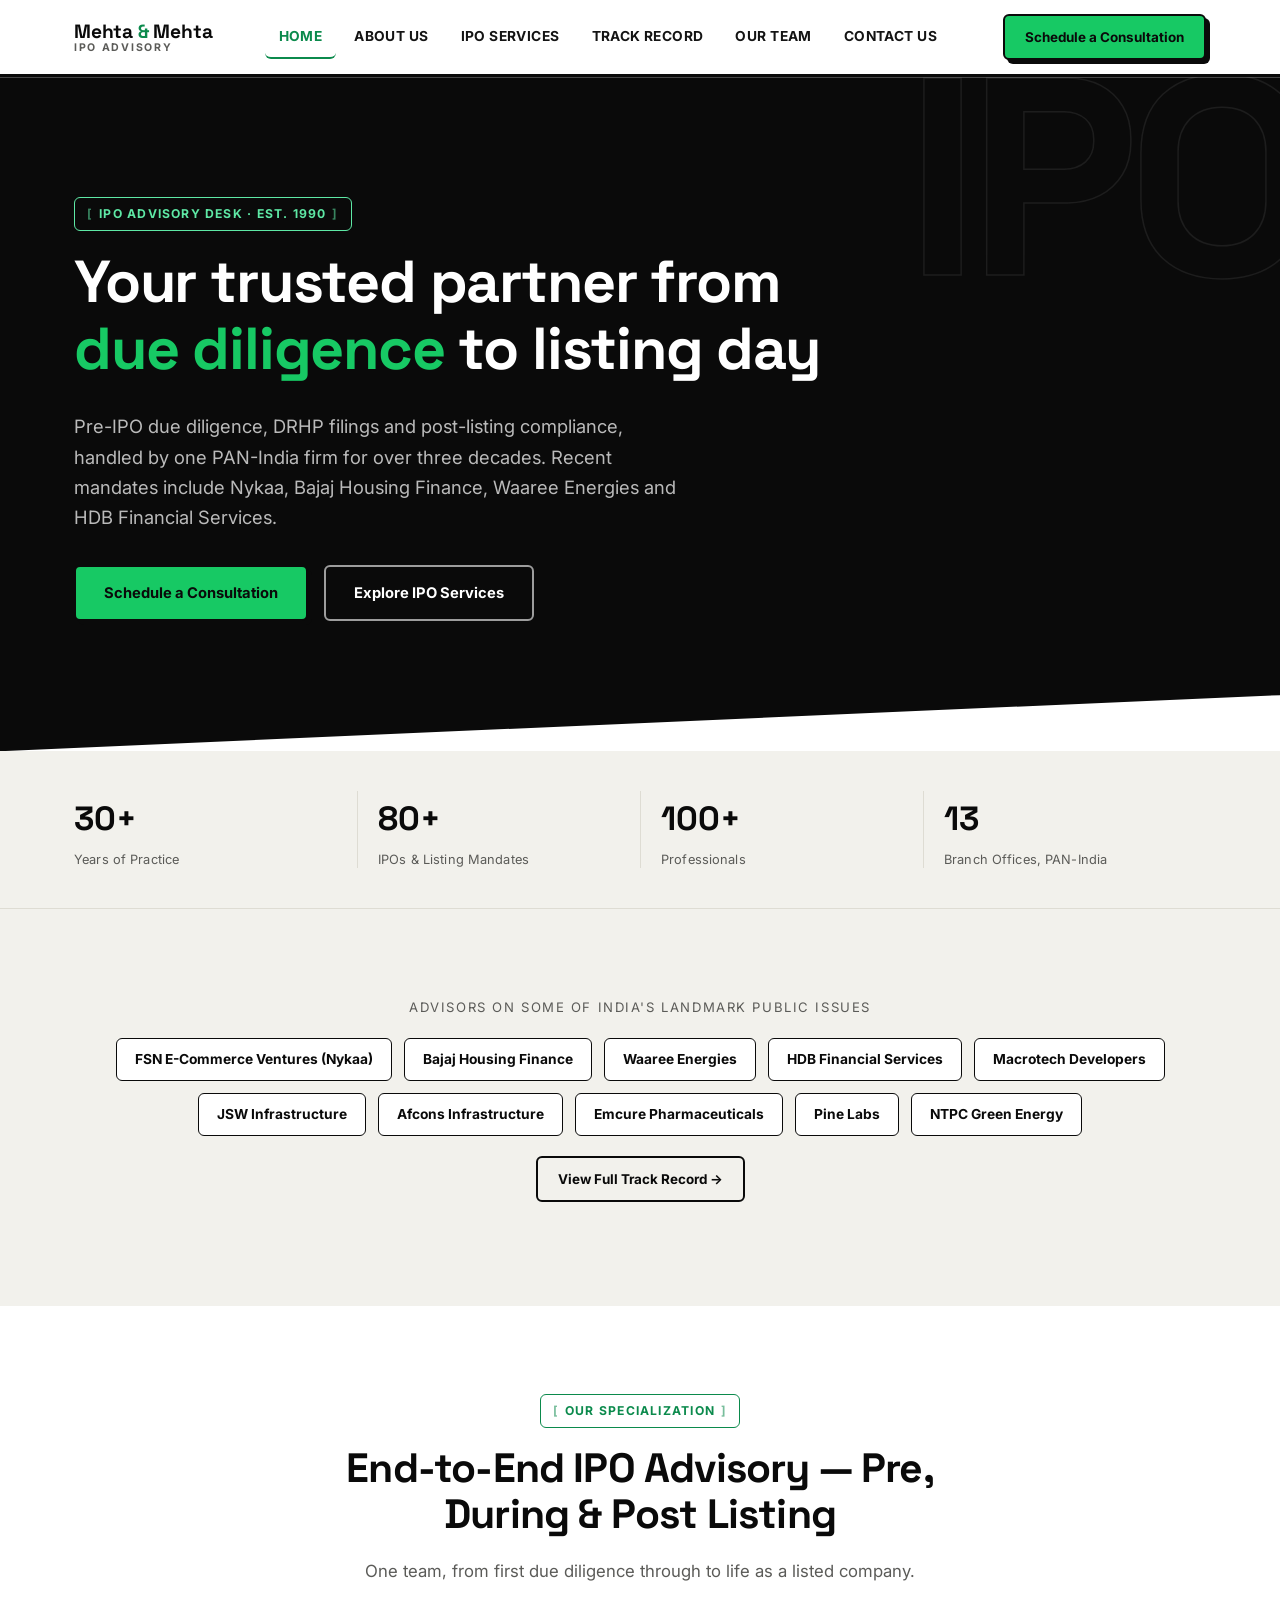
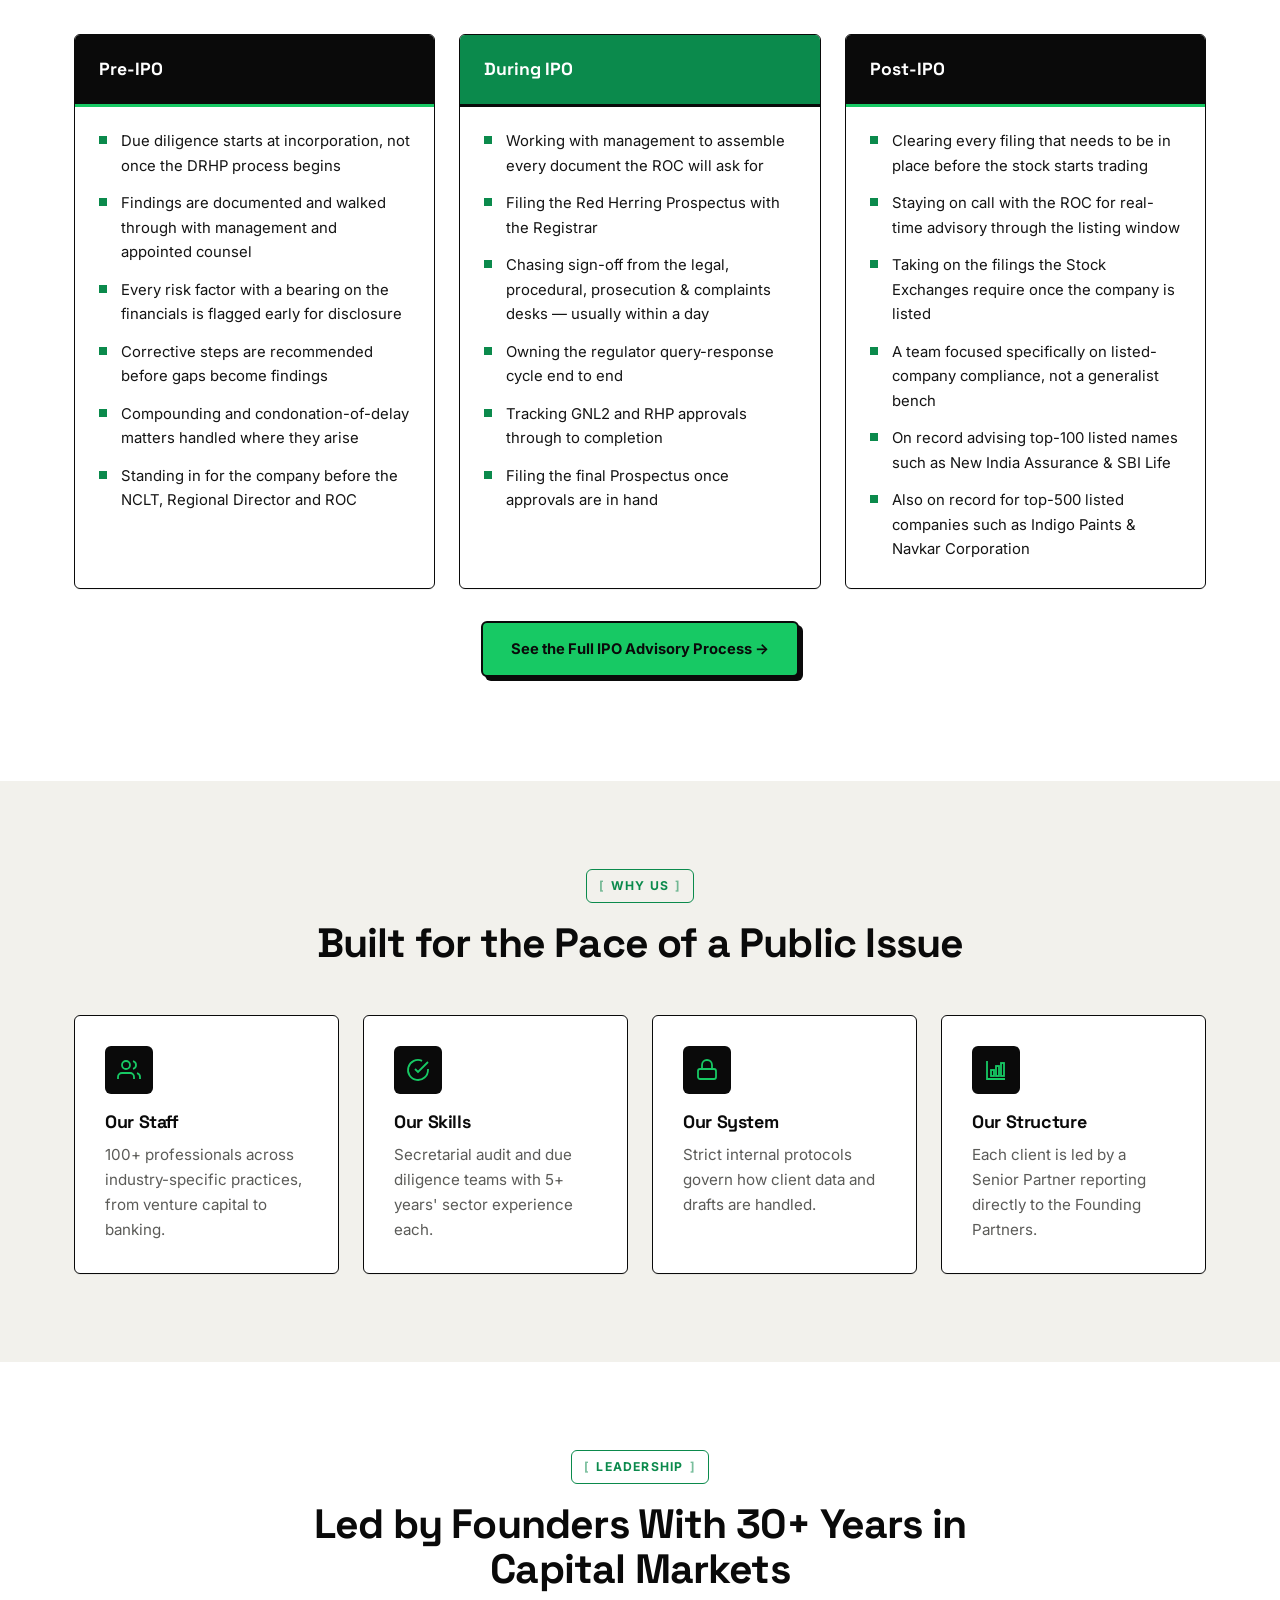
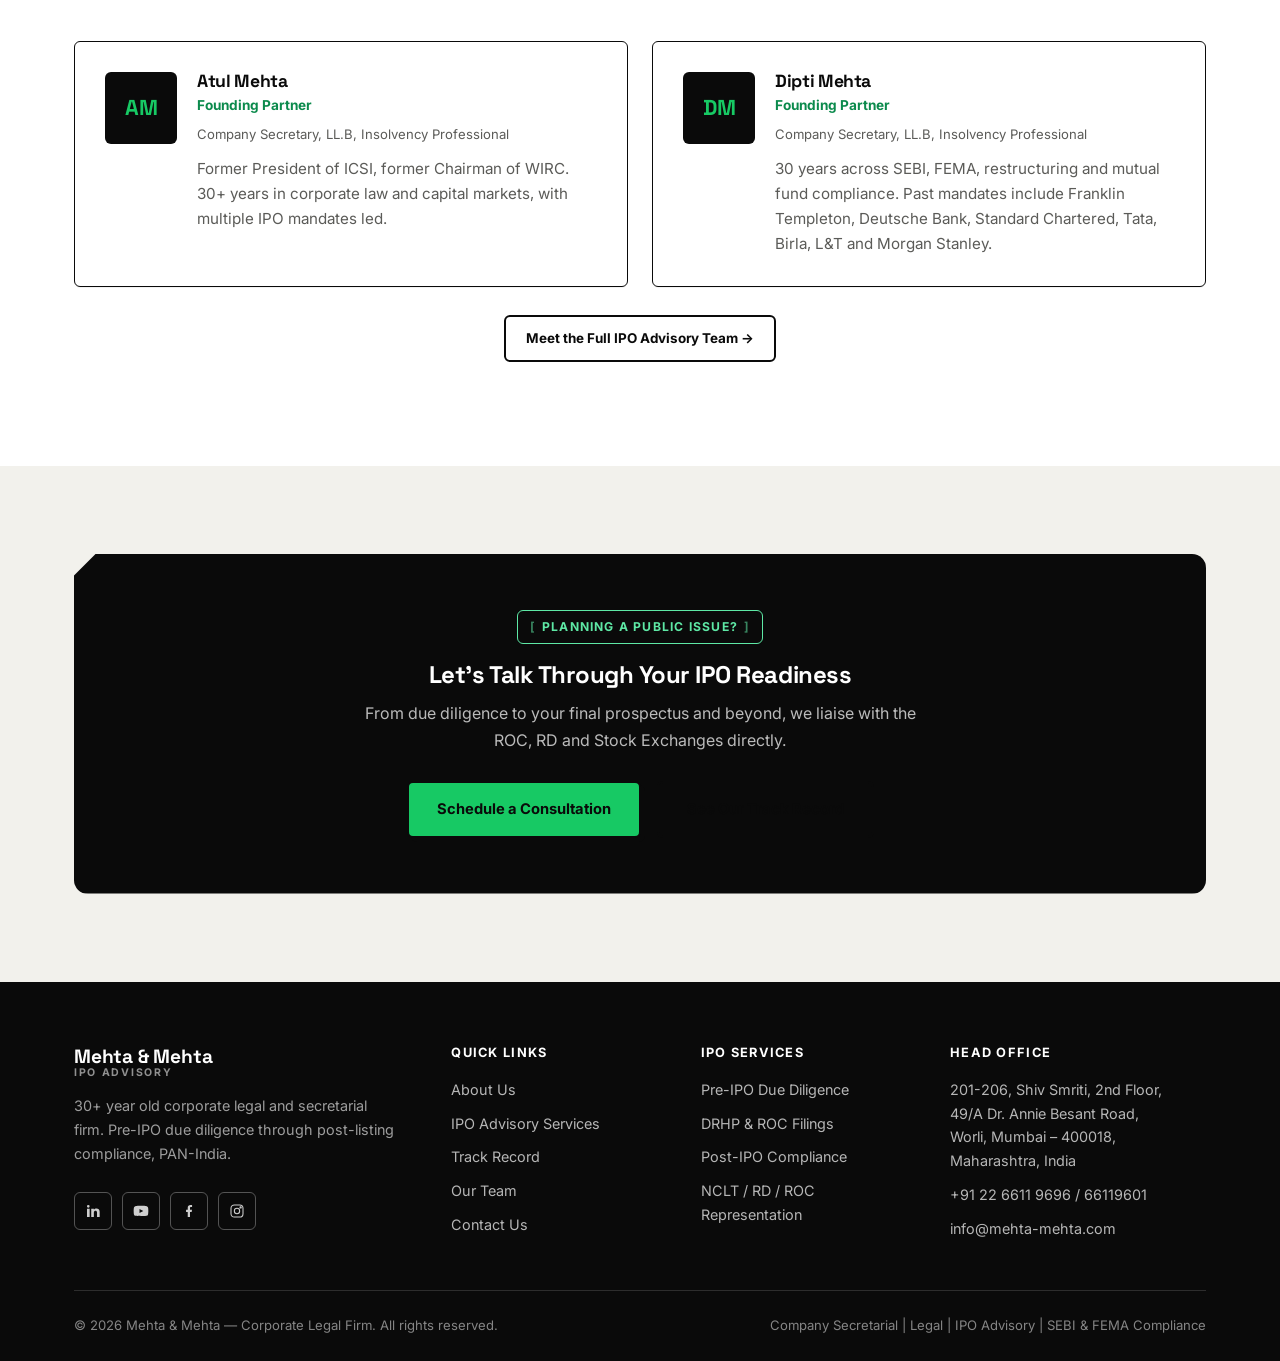
<file: index.html>
<!DOCTYPE html>
<html lang="en">
<head>
<meta charset="UTF-8">
<meta name="viewport" content="width=device-width, initial-scale=1.0">
<title>M&amp;M IPO Advisory | Mehta &amp; Mehta — Corporate Legal Firm</title>
<meta name="description" content="Mehta & Mehta's IPO Advisory desk — Pre-IPO due diligence, DRHP & ROC filings, and post-listing compliance. 30+ years, advisors on 80+ IPOs and listings including Nykaa, Bajaj Housing Finance, Waaree Energies and HDB Financial Services.">
<link rel="icon" href="favicon.svg" type="image/svg+xml">
<link rel="icon" href="favicon-32.png" sizes="32x32" type="image/png">
<link rel="icon" href="favicon-16.png" sizes="16x16" type="image/png">
<link rel="apple-touch-icon" href="apple-touch-icon.png">
<link rel="preconnect" href="https://fonts.googleapis.com">
<link rel="preconnect" href="https://fonts.gstatic.com" crossorigin>
<link href="https://fonts.googleapis.com/css2?family=Space+Grotesk:wght@500;600;700&family=Inter:wght@300;400;500;600;700&display=swap" rel="stylesheet">
<link rel="stylesheet" href="css/style.css">
</head>
<body>

<header class="main-header">
  <div class="nav-wrap">
    <a class="brand" href="index.html">
      <div class="brand-text">
        <span class="name">Mehta <span class="amp">&amp;</span> Mehta</span>
        <span class="tag">IPO Advisory</span>
      </div>
    </a>
    <nav class="nav-links" id="navLinks">
      <a href="index.html" data-page="index.html">Home</a>
      <a href="about.html" data-page="about.html">About Us</a>
      <a href="services.html" data-page="services.html">IPO Services</a>
      <a href="track-record.html" data-page="track-record.html">Track Record</a>
      <a href="team.html" data-page="team.html">Our Team</a>
      <a href="contact.html" data-page="contact.html">Contact Us</a>
      <a class="btn btn-gold btn-sm" href="contact.html">Schedule a Consultation</a>
    </nav>
    <div class="nav-actions">
      <a class="btn btn-gold btn-sm" href="contact.html">Schedule a Consultation</a>
      <button class="nav-toggle" id="navToggle" aria-label="Toggle menu">
        <svg viewBox="0 0 24 24" fill="none" stroke="currentColor" stroke-width="2"><line x1="3" y1="6" x2="21" y2="6"/><line x1="3" y1="12" x2="21" y2="12"/><line x1="3" y1="18" x2="21" y2="18"/></svg>
      </button>
    </div>
  </div>
</header>

<section class="hero">
  <div class="hero-decor">IPO</div>
  <div class="container hero-content">
    <span class="eyebrow eyebrow-light">IPO Advisory Desk · Est. 1990</span>
    <h1>Your trusted partner from <span class="accent-text">due diligence</span> to listing day</h1>
    <p class="lead">Pre-IPO due diligence, DRHP filings and post-listing compliance, handled by one PAN-India firm for over three decades. Recent mandates include Nykaa, Bajaj Housing Finance, Waaree Energies and HDB Financial Services.</p>
    <div class="hero-actions">
      <a class="btn btn-gold" href="contact.html">Schedule a Consultation</a>
      <a class="btn btn-outline-light" href="services.html">Explore IPO Services</a>
    </div>
  </div>
</section>
<div class="stats-bar">
  <div class="container stats-bar-inner">
    <div><span class="stat-num">30+</span><span class="stat-label">Years of Practice</span></div>
    <div><span class="stat-num">80+</span><span class="stat-label">IPOs &amp; Listing Mandates</span></div>
    <div><span class="stat-num">100+</span><span class="stat-label">Professionals</span></div>
    <div><span class="stat-num">13</span><span class="stat-label">Branch Offices, PAN-India</span></div>
  </div>
</div>

<section class="section-cream">
  <div class="container">
    <p class="text-center" style="font-size:.82rem;text-transform:uppercase;letter-spacing:.12em;color:var(--slate);margin-bottom:20px;">Advisors on some of India's landmark public issues</p>
    <div class="hallmark-strip reveal">
      <span>FSN E-Commerce Ventures (Nykaa)</span>
      <span>Bajaj Housing Finance</span>
      <span>Waaree Energies</span>
      <span>HDB Financial Services</span>
      <span>Macrotech Developers</span>
      <span>JSW Infrastructure</span>
      <span>Afcons Infrastructure</span>
      <span>Emcure Pharmaceuticals</span>
      <span>Pine Labs</span>
      <span>NTPC Green Energy</span>
    </div>
    <p class="text-center" style="margin-top:20px;"><a class="btn btn-outline-navy btn-sm" href="track-record.html">View Full Track Record →</a></p>
  </div>
</section>

<section id="specialization">
  <div class="container">
    <div class="section-head reveal">
      <span class="eyebrow">Our Specialization</span>
      <h2>End-to-End IPO Advisory — Pre, During &amp; Post Listing</h2>
      <p>One team, from first due diligence through to life as a listed company.</p>
    </div>
    <div class="timeline-3">
      <div class="timeline-col pre reveal">
        <div class="tl-head">Pre-IPO</div>
        <ul>
          <li>Due diligence starts at incorporation, not once the DRHP process begins</li>
          <li>Findings are documented and walked through with management and appointed counsel</li>
          <li>Every risk factor with a bearing on the financials is flagged early for disclosure</li>
          <li>Corrective steps are recommended before gaps become findings</li>
          <li>Compounding and condonation-of-delay matters handled where they arise</li>
          <li>Standing in for the company before the NCLT, Regional Director and ROC</li>
        </ul>
      </div>
      <div class="timeline-col during reveal">
        <div class="tl-head">During IPO</div>
        <ul>
          <li>Working with management to assemble every document the ROC will ask for</li>
          <li>Filing the Red Herring Prospectus with the Registrar</li>
          <li>Chasing sign-off from the legal, procedural, prosecution &amp; complaints desks — usually within a day</li>
          <li>Owning the regulator query-response cycle end to end</li>
          <li>Tracking GNL2 and RHP approvals through to completion</li>
          <li>Filing the final Prospectus once approvals are in hand</li>
        </ul>
      </div>
      <div class="timeline-col post reveal">
        <div class="tl-head">Post-IPO</div>
        <ul>
          <li>Clearing every filing that needs to be in place before the stock starts trading</li>
          <li>Staying on call with the ROC for real-time advisory through the listing window</li>
          <li>Taking on the filings the Stock Exchanges require once the company is listed</li>
          <li>A team focused specifically on listed-company compliance, not a generalist bench</li>
          <li>On record advising top-100 listed names such as New India Assurance &amp; SBI Life</li>
          <li>Also on record for top-500 listed companies such as Indigo Paints &amp; Navkar Corporation</li>
        </ul>
      </div>
    </div>
    <p class="text-center" style="margin-top:32px;"><a class="btn btn-gold" href="services.html">See the Full IPO Advisory Process →</a></p>
  </div>
</section>

<section class="section-cream">
  <div class="container">
    <div class="section-head reveal">
      <span class="eyebrow">Why Us</span>
      <h2>Built for the Pace of a Public Issue</h2>
    </div>
    <div class="grid grid-4">
      <div class="card reveal">
        <div class="icon-badge">
          <svg width="24" height="24" viewBox="0 0 24 24" fill="none" stroke="currentColor" stroke-width="1.8"><path d="M17 21v-2a4 4 0 00-4-4H5a4 4 0 00-4 4v2"/><circle cx="9" cy="7" r="4"/><path d="M23 21v-2a4 4 0 00-3-3.87"/><path d="M16 3.13a4 4 0 010 7.75"/></svg>
        </div>
        <h3>Our Staff</h3>
        <p>100+ professionals across industry-specific practices, from venture capital to banking.</p>
      </div>
      <div class="card reveal">
        <div class="icon-badge">
          <svg width="24" height="24" viewBox="0 0 24 24" fill="none" stroke="currentColor" stroke-width="1.8"><path d="M22 11.08V12a10 10 0 11-5.93-9.14"/><polyline points="22 4 12 14.01 9 11.01"/></svg>
        </div>
        <h3>Our Skills</h3>
        <p>Secretarial audit and due diligence teams with 5+ years' sector experience each.</p>
      </div>
      <div class="card reveal">
        <div class="icon-badge">
          <svg width="24" height="24" viewBox="0 0 24 24" fill="none" stroke="currentColor" stroke-width="1.8"><rect x="3" y="11" width="18" height="10" rx="2"/><path d="M7 11V7a5 5 0 0110 0v4"/></svg>
        </div>
        <h3>Our System</h3>
        <p>Strict internal protocols govern how client data and drafts are handled.</p>
      </div>
      <div class="card reveal">
        <div class="icon-badge">
          <svg width="24" height="24" viewBox="0 0 24 24" fill="none" stroke="currentColor" stroke-width="1.8"><path d="M3 3v18h18"/><rect x="7" y="12" width="3" height="6"/><rect x="12" y="8" width="3" height="10"/><rect x="17" y="5" width="3" height="13"/></svg>
        </div>
        <h3>Our Structure</h3>
        <p>Each client is led by a Senior Partner reporting directly to the Founding Partners.</p>
      </div>
    </div>
  </div>
</section>

<section>
  <div class="container">
    <div class="section-head reveal">
      <span class="eyebrow">Leadership</span>
      <h2>Led by Founders With 30+ Years in Capital Markets</h2>
    </div>
    <div class="grid grid-2">
      <div class="card team-card reveal">
        <div class="avatar">AM</div>
        <div>
          <h3>Atul Mehta</h3>
          <span class="role">Founding Partner</span>
          <p class="cred">Company Secretary, LL.B, Insolvency Professional</p>
          <p>Former President of ICSI, former Chairman of WIRC. 30+ years in corporate law and capital markets, with multiple IPO mandates led.</p>
        </div>
      </div>
      <div class="card team-card reveal">
        <div class="avatar">DM</div>
        <div>
          <h3>Dipti Mehta</h3>
          <span class="role">Founding Partner</span>
          <p class="cred">Company Secretary, LL.B, Insolvency Professional</p>
          <p>30 years across SEBI, FEMA, restructuring and mutual fund compliance. Past mandates include Franklin Templeton, Deutsche Bank, Standard Chartered, Tata, Birla, L&amp;T and Morgan Stanley.</p>
        </div>
      </div>
    </div>
    <p class="text-center" style="margin-top:28px;"><a class="btn btn-outline-navy btn-sm" href="team.html">Meet the Full IPO Advisory Team →</a></p>
  </div>
</section>

<section class="section-cream">
  <div class="container">
    <div class="cta-band reveal">
      <span class="eyebrow">Planning a Public Issue?</span>
      <h2>Let's Talk Through Your IPO Readiness</h2>
      <p>From due diligence to your final prospectus and beyond, we liaise with the ROC, RD and Stock Exchanges directly.</p>
      <div class="cta-actions">
        <a class="btn btn-gold" href="contact.html">Schedule a Consultation</a>
        <a class="btn btn-outline-navy" href="track-record.html">See Our Track Record</a>
      </div>
    </div>
  </div>
</section>

<footer class="site-footer">
  <div class="container">
    <div class="footer-grid">
      <div>
        <a class="brand" href="index.html" style="margin-bottom:16px;">
          <div class="brand-text">
            <span class="name">Mehta &amp; Mehta</span>
            <span class="tag">IPO Advisory</span>
          </div>
        </a>
        <p class="desc">30+ year old corporate legal and secretarial firm. Pre-IPO due diligence through post-listing compliance, PAN-India.</p>
        <div class="social-row">
          <a href="https://www.linkedin.com/company/mnmlegal" target="_blank" rel="noopener" aria-label="LinkedIn"><svg viewBox="0 0 24 24" fill="currentColor" width="16" height="16"><path d="M6.94 5a2 2 0 11-4-.002 2 2 0 014 .002zM7 8.48H3V21h4V8.48zm6.32 0H9.34V21h3.94v-6.57c0-3.66 4.77-3.96 4.77 0V21H22v-7.93c0-6.17-7.06-5.94-8.68-2.91V8.48z"/></svg></a>
          <a href="https://www.youtube.com/channel/UCFiho8xrHI4d8hcQgPQEnPQ" target="_blank" rel="noopener" aria-label="YouTube"><svg viewBox="0 0 24 24" fill="currentColor" width="16" height="16"><path d="M23 12s0-3.5-.45-5.17a2.94 2.94 0 00-2.07-2.08C18.8 4.3 12 4.3 12 4.3s-6.8 0-8.48.45A2.94 2.94 0 001.45 6.83C1 8.5 1 12 1 12s0 3.5.45 5.17a2.94 2.94 0 002.07 2.08C5.2 19.7 12 19.7 12 19.7s6.8 0 8.48-.45a2.94 2.94 0 002.07-2.08C23 15.5 23 12 23 12zM9.75 15.02V8.98L15.5 12l-5.75 3.02z"/></svg></a>
          <a href="https://www.facebook.com/mnmlegals" target="_blank" rel="noopener" aria-label="Facebook"><svg viewBox="0 0 24 24" fill="currentColor" width="16" height="16"><path d="M13.5 21v-7.5H16l.5-3.5h-3V7.8c0-1 .3-1.7 1.7-1.7H16.6V3.1C16.3 3 15.3 2.9 14.2 2.9c-2.4 0-4.1 1.5-4.1 4.2v2.9H7.6V13.5h2.5V21h3.4z"/></svg></a>
          <a href="https://www.instagram.com/mehtaandmehta" target="_blank" rel="noopener" aria-label="Instagram"><svg viewBox="0 0 24 24" fill="none" stroke="currentColor" stroke-width="1.6" width="16" height="16"><rect x="3" y="3" width="18" height="18" rx="5"/><circle cx="12" cy="12" r="4"/><circle cx="17.4" cy="6.6" r="1"/></svg></a>
        </div>
      </div>
      <div>
        <h4>Quick Links</h4>
        <ul class="footer-links">
          <li><a href="about.html">About Us</a></li>
          <li><a href="services.html">IPO Advisory Services</a></li>
          <li><a href="track-record.html">Track Record</a></li>
          <li><a href="team.html">Our Team</a></li>
          <li><a href="contact.html">Contact Us</a></li>
        </ul>
      </div>
      <div>
        <h4>IPO Services</h4>
        <ul class="footer-links">
          <li><a href="services.html#pre-ipo">Pre-IPO Due Diligence</a></li>
          <li><a href="services.html#during-ipo">DRHP &amp; ROC Filings</a></li>
          <li><a href="services.html#post-ipo">Post-IPO Compliance</a></li>
          <li><a href="services.html#process">NCLT / RD / ROC Representation</a></li>
        </ul>
      </div>
      <div>
        <h4>Head Office</h4>
        <ul class="footer-links">
          <li>201-206, Shiv Smriti, 2nd Floor,<br>49/A Dr. Annie Besant Road,<br>Worli, Mumbai – 400018, Maharashtra, India</li>
          <li><a href="tel:+912266119696">+91 22 6611 9696</a> / <a href="tel:+912266119601">66119601</a></li>
          <li><a href="mailto:info@mehta-mehta.com">info@mehta-mehta.com</a></li>
        </ul>
      </div>
    </div>
    <div class="footer-bottom">
      <span>© <span id="yearNow"></span> Mehta &amp; Mehta — Corporate Legal Firm. All rights reserved.</span>
      <span>Company Secretarial | Legal | IPO Advisory | SEBI &amp; FEMA Compliance</span>
    </div>
  </div>
</footer>
<script src="js/main.js"></script>
</body>
</html>
</file>
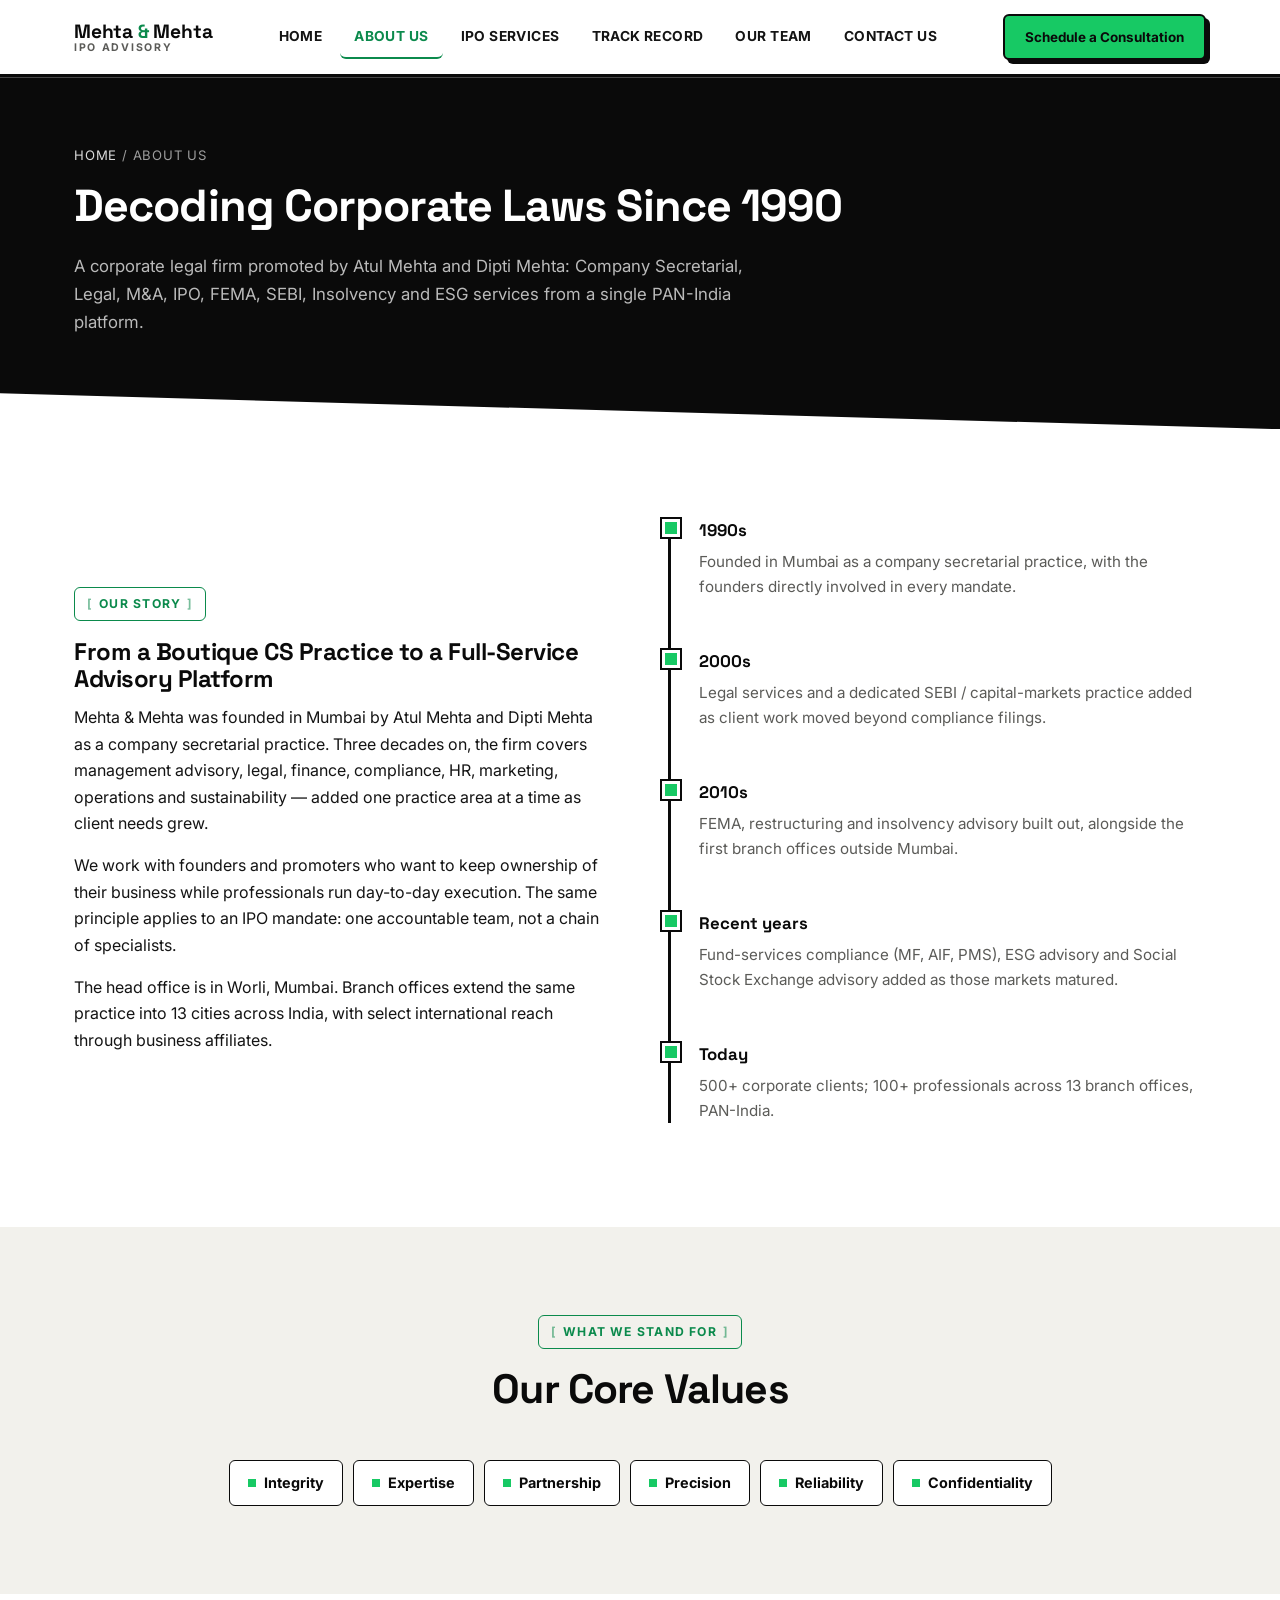
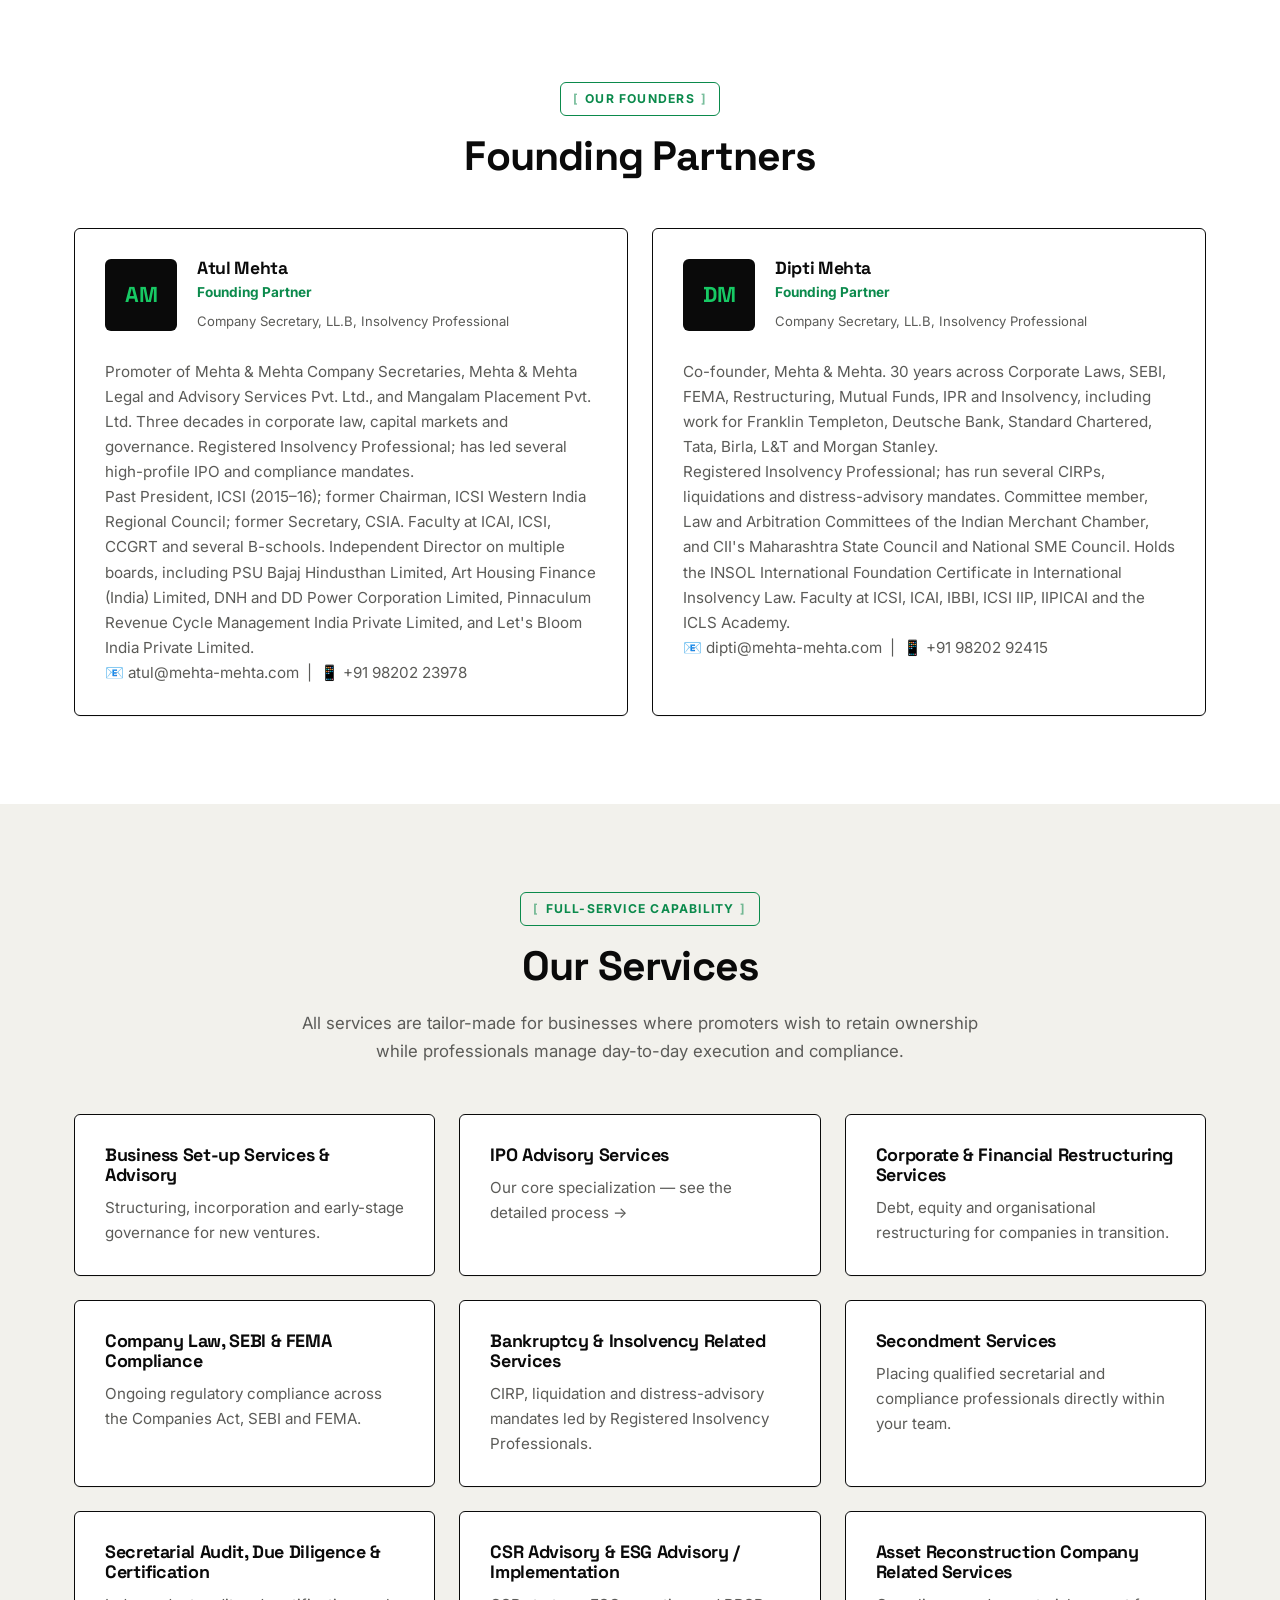
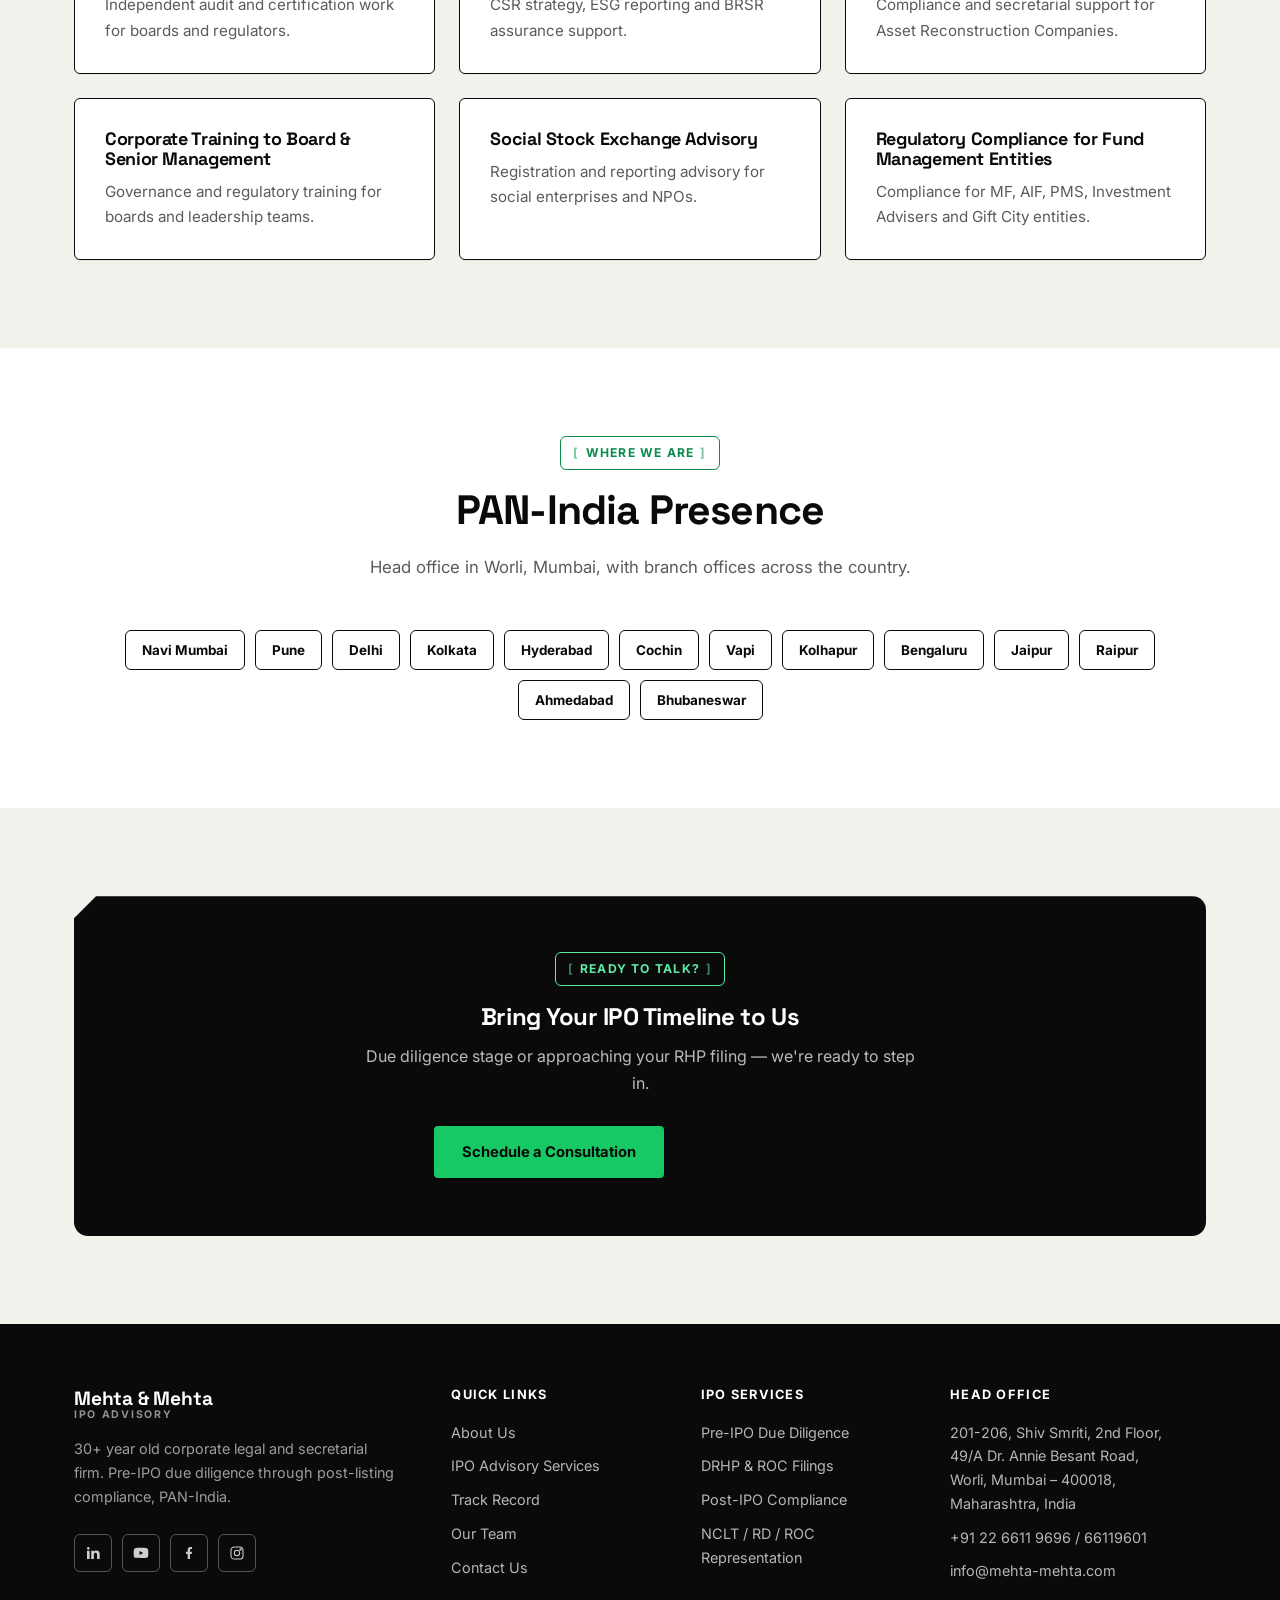
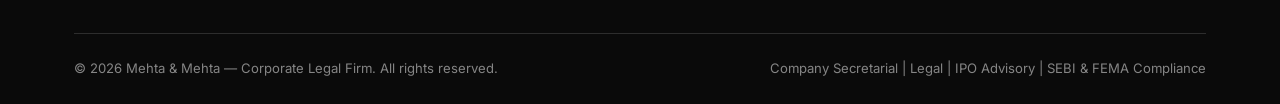
<file: about.html>
<!DOCTYPE html>
<html lang="en">
<head>
<meta charset="UTF-8">
<meta name="viewport" content="width=device-width, initial-scale=1.0">
<title>About Us | M&amp;M IPO Advisory — Mehta &amp; Mehta</title>
<meta name="description" content="Mehta & Mehta — a 30+ year old corporate legal and company secretarial firm founded in 1990 by Atul Mehta and Dipti Mehta, with a PAN-India presence across 13 branch offices.">
<link rel="icon" href="favicon.svg" type="image/svg+xml">
<link rel="icon" href="favicon-32.png" sizes="32x32" type="image/png">
<link rel="icon" href="favicon-16.png" sizes="16x16" type="image/png">
<link rel="apple-touch-icon" href="apple-touch-icon.png">
<link rel="preconnect" href="https://fonts.googleapis.com">
<link rel="preconnect" href="https://fonts.gstatic.com" crossorigin>
<link href="https://fonts.googleapis.com/css2?family=Space+Grotesk:wght@500;600;700&family=Inter:wght@300;400;500;600;700&display=swap" rel="stylesheet">
<link rel="stylesheet" href="css/style.css">
</head>
<body>

<header class="main-header">
  <div class="nav-wrap">
    <a class="brand" href="index.html">
      <div class="brand-text">
        <span class="name">Mehta <span class="amp">&amp;</span> Mehta</span>
        <span class="tag">IPO Advisory</span>
      </div>
    </a>
    <nav class="nav-links" id="navLinks">
      <a href="index.html" data-page="index.html">Home</a>
      <a href="about.html" data-page="about.html">About Us</a>
      <a href="services.html" data-page="services.html">IPO Services</a>
      <a href="track-record.html" data-page="track-record.html">Track Record</a>
      <a href="team.html" data-page="team.html">Our Team</a>
      <a href="contact.html" data-page="contact.html">Contact Us</a>
      <a class="btn btn-gold btn-sm" href="contact.html">Schedule a Consultation</a>
    </nav>
    <div class="nav-actions">
      <a class="btn btn-gold btn-sm" href="contact.html">Schedule a Consultation</a>
      <button class="nav-toggle" id="navToggle" aria-label="Toggle menu">
        <svg viewBox="0 0 24 24" fill="none" stroke="currentColor" stroke-width="2"><line x1="3" y1="6" x2="21" y2="6"/><line x1="3" y1="12" x2="21" y2="12"/><line x1="3" y1="18" x2="21" y2="18"/></svg>
      </button>
    </div>
  </div>
</header>

<section class="page-hero">
  <div class="container">
    <div class="breadcrumb"><a href="index.html">Home</a> / About Us</div>
    <h1>Decoding Corporate Laws Since 1990</h1>
    <p>A corporate legal firm promoted by Atul Mehta and Dipti Mehta: Company Secretarial, Legal, M&amp;A, IPO, FEMA, SEBI, Insolvency and ESG services from a single PAN-India platform.</p>
  </div>
</section>

<section>
  <div class="container">
    <div class="grid grid-2" style="align-items:center;gap:56px;">
      <div class="reveal">
        <span class="eyebrow">Our Story</span>
        <h2>From a Boutique CS Practice to a Full-Service Advisory Platform</h2>
        <p>Mehta &amp; Mehta was founded in Mumbai by Atul Mehta and Dipti Mehta as a company secretarial practice. Three decades on, the firm covers management advisory, legal, finance, compliance, HR, marketing, operations and sustainability — added one practice area at a time as client needs grew.</p>
        <p>We work with founders and promoters who want to keep ownership of their business while professionals run day-to-day execution. The same principle applies to an IPO mandate: one accountable team, not a chain of specialists.</p>
        <p>The head office is in Worli, Mumbai. Branch offices extend the same practice into 13 cities across India, with select international reach through business affiliates.</p>
      </div>
      <div class="reveal">
        <div class="milestones">
          <div class="milestone"><span class="yr">1990s</span><p>Founded in Mumbai as a company secretarial practice, with the founders directly involved in every mandate.</p></div>
          <div class="milestone"><span class="yr">2000s</span><p>Legal services and a dedicated SEBI / capital-markets practice added as client work moved beyond compliance filings.</p></div>
          <div class="milestone"><span class="yr">2010s</span><p>FEMA, restructuring and insolvency advisory built out, alongside the first branch offices outside Mumbai.</p></div>
          <div class="milestone"><span class="yr">Recent years</span><p>Fund-services compliance (MF, AIF, PMS), ESG advisory and Social Stock Exchange advisory added as those markets matured.</p></div>
          <div class="milestone"><span class="yr">Today</span><p>500+ corporate clients; 100+ professionals across 13 branch offices, PAN-India.</p></div>
        </div>
      </div>
    </div>
  </div>
</section>

<section class="section-cream">
  <div class="container">
    <div class="section-head reveal">
      <span class="eyebrow">What We Stand For</span>
      <h2>Our Core Values</h2>
    </div>
    <div class="tag-list flex-center reveal">
      <span class="value-chip"><span class="dot"></span>Integrity</span>
      <span class="value-chip"><span class="dot"></span>Expertise</span>
      <span class="value-chip"><span class="dot"></span>Partnership</span>
      <span class="value-chip"><span class="dot"></span>Precision</span>
      <span class="value-chip"><span class="dot"></span>Reliability</span>
      <span class="value-chip"><span class="dot"></span>Confidentiality</span>
    </div>
  </div>
</section>

<section>
  <div class="container">
    <div class="section-head reveal">
      <span class="eyebrow">Our Founders</span>
      <h2>Founding Partners</h2>
    </div>
    <div class="grid grid-2">
      <div class="card reveal">
        <div class="team-card">
          <div class="avatar">AM</div>
          <div>
            <h3>Atul Mehta</h3>
            <span class="role">Founding Partner</span>
            <p class="cred">Company Secretary, LL.B, Insolvency Professional</p>
          </div>
        </div>
        <p style="margin-top:16px;">Promoter of Mehta &amp; Mehta Company Secretaries, Mehta &amp; Mehta Legal and Advisory Services Pvt. Ltd., and Mangalam Placement Pvt. Ltd. Three decades in corporate law, capital markets and governance. Registered Insolvency Professional; has led several high-profile IPO and compliance mandates.</p>
        <p>Past President, ICSI (2015–16); former Chairman, ICSI Western India Regional Council; former Secretary, CSIA. Faculty at ICAI, ICSI, CCGRT and several B-schools. Independent Director on multiple boards, including PSU Bajaj Hindusthan Limited, Art Housing Finance (India) Limited, DNH and DD Power Corporation Limited, Pinnaculum Revenue Cycle Management India Private Limited, and Let's Bloom India Private Limited.</p>
        <p class="contact-line">📧 <a href="mailto:atul@mehta-mehta.com">atul@mehta-mehta.com</a> &nbsp;|&nbsp; 📱 +91 98202 23978</p>
      </div>
      <div class="card reveal">
        <div class="team-card">
          <div class="avatar">DM</div>
          <div>
            <h3>Dipti Mehta</h3>
            <span class="role">Founding Partner</span>
            <p class="cred">Company Secretary, LL.B, Insolvency Professional</p>
          </div>
        </div>
        <p style="margin-top:16px;">Co-founder, Mehta &amp; Mehta. 30 years across Corporate Laws, SEBI, FEMA, Restructuring, Mutual Funds, IPR and Insolvency, including work for Franklin Templeton, Deutsche Bank, Standard Chartered, Tata, Birla, L&amp;T and Morgan Stanley.</p>
        <p>Registered Insolvency Professional; has run several CIRPs, liquidations and distress-advisory mandates. Committee member, Law and Arbitration Committees of the Indian Merchant Chamber, and CII's Maharashtra State Council and National SME Council. Holds the INSOL International Foundation Certificate in International Insolvency Law. Faculty at ICSI, ICAI, IBBI, ICSI IIP, IIPICAI and the ICLS Academy.</p>
        <p class="contact-line">📧 <a href="mailto:dipti@mehta-mehta.com">dipti@mehta-mehta.com</a> &nbsp;|&nbsp; 📱 +91 98202 92415</p>
      </div>
    </div>
  </div>
</section>

<section class="section-cream">
  <div class="container">
    <div class="section-head reveal">
      <span class="eyebrow">Full-Service Capability</span>
      <h2>Our Services</h2>
      <p>All services are tailor-made for businesses where promoters wish to retain ownership while professionals manage day-to-day execution and compliance.</p>
    </div>
    <div class="grid grid-3">
      <div class="card reveal"><h3>Business Set-up Services &amp; Advisory</h3><p>Structuring, incorporation and early-stage governance for new ventures.</p></div>
      <div class="card reveal"><h3>IPO Advisory Services</h3><p>Our core specialization — see the <a href="services.html">detailed process →</a></p></div>
      <div class="card reveal"><h3>Corporate &amp; Financial Restructuring Services</h3><p>Debt, equity and organisational restructuring for companies in transition.</p></div>
      <div class="card reveal"><h3>Company Law, SEBI &amp; FEMA Compliance</h3><p>Ongoing regulatory compliance across the Companies Act, SEBI and FEMA.</p></div>
      <div class="card reveal"><h3>Bankruptcy &amp; Insolvency Related Services</h3><p>CIRP, liquidation and distress-advisory mandates led by Registered Insolvency Professionals.</p></div>
      <div class="card reveal"><h3>Secondment Services</h3><p>Placing qualified secretarial and compliance professionals directly within your team.</p></div>
      <div class="card reveal"><h3>Secretarial Audit, Due Diligence &amp; Certification</h3><p>Independent audit and certification work for boards and regulators.</p></div>
      <div class="card reveal"><h3>CSR Advisory &amp; ESG Advisory / Implementation</h3><p>CSR strategy, ESG reporting and BRSR assurance support.</p></div>
      <div class="card reveal"><h3>Asset Reconstruction Company Related Services</h3><p>Compliance and secretarial support for Asset Reconstruction Companies.</p></div>
      <div class="card reveal"><h3>Corporate Training to Board &amp; Senior Management</h3><p>Governance and regulatory training for boards and leadership teams.</p></div>
      <div class="card reveal"><h3>Social Stock Exchange Advisory</h3><p>Registration and reporting advisory for social enterprises and NPOs.</p></div>
      <div class="card reveal"><h3>Regulatory Compliance for Fund Management Entities</h3><p>Compliance for MF, AIF, PMS, Investment Advisers and Gift City entities.</p></div>
    </div>
  </div>
</section>

<section>
  <div class="container">
    <div class="section-head reveal">
      <span class="eyebrow">Where We Are</span>
      <h2>PAN-India Presence</h2>
      <p>Head office in Worli, Mumbai, with branch offices across the country.</p>
    </div>
    <div class="branch-pills flex-center reveal">
      <span>Navi Mumbai</span><span>Pune</span><span>Delhi</span><span>Kolkata</span><span>Hyderabad</span>
      <span>Cochin</span><span>Vapi</span><span>Kolhapur</span><span>Bengaluru</span><span>Jaipur</span>
      <span>Raipur</span><span>Ahmedabad</span><span>Bhubaneswar</span>
    </div>
  </div>
</section>

<section class="section-cream">
  <div class="container">
    <div class="cta-band reveal">
      <span class="eyebrow">Ready to Talk?</span>
      <h2>Bring Your IPO Timeline to Us</h2>
      <p>Due diligence stage or approaching your RHP filing — we're ready to step in.</p>
      <div class="cta-actions">
        <a class="btn btn-gold" href="contact.html">Schedule a Consultation</a>
        <a class="btn btn-outline-navy" href="team.html">Meet the Team</a>
      </div>
    </div>
  </div>
</section>

<footer class="site-footer">
  <div class="container">
    <div class="footer-grid">
      <div>
        <a class="brand" href="index.html" style="margin-bottom:16px;">
          <div class="brand-text">
            <span class="name">Mehta &amp; Mehta</span>
            <span class="tag">IPO Advisory</span>
          </div>
        </a>
        <p class="desc">30+ year old corporate legal and secretarial firm. Pre-IPO due diligence through post-listing compliance, PAN-India.</p>
        <div class="social-row">
          <a href="https://www.linkedin.com/company/mnmlegal" target="_blank" rel="noopener" aria-label="LinkedIn"><svg viewBox="0 0 24 24" fill="currentColor" width="16" height="16"><path d="M6.94 5a2 2 0 11-4-.002 2 2 0 014 .002zM7 8.48H3V21h4V8.48zm6.32 0H9.34V21h3.94v-6.57c0-3.66 4.77-3.96 4.77 0V21H22v-7.93c0-6.17-7.06-5.94-8.68-2.91V8.48z"/></svg></a>
          <a href="https://www.youtube.com/channel/UCFiho8xrHI4d8hcQgPQEnPQ" target="_blank" rel="noopener" aria-label="YouTube"><svg viewBox="0 0 24 24" fill="currentColor" width="16" height="16"><path d="M23 12s0-3.5-.45-5.17a2.94 2.94 0 00-2.07-2.08C18.8 4.3 12 4.3 12 4.3s-6.8 0-8.48.45A2.94 2.94 0 001.45 6.83C1 8.5 1 12 1 12s0 3.5.45 5.17a2.94 2.94 0 002.07 2.08C5.2 19.7 12 19.7 12 19.7s6.8 0 8.48-.45a2.94 2.94 0 002.07-2.08C23 15.5 23 12 23 12zM9.75 15.02V8.98L15.5 12l-5.75 3.02z"/></svg></a>
          <a href="https://www.facebook.com/mnmlegals" target="_blank" rel="noopener" aria-label="Facebook"><svg viewBox="0 0 24 24" fill="currentColor" width="16" height="16"><path d="M13.5 21v-7.5H16l.5-3.5h-3V7.8c0-1 .3-1.7 1.7-1.7H16.6V3.1C16.3 3 15.3 2.9 14.2 2.9c-2.4 0-4.1 1.5-4.1 4.2v2.9H7.6V13.5h2.5V21h3.4z"/></svg></a>
          <a href="https://www.instagram.com/mehtaandmehta" target="_blank" rel="noopener" aria-label="Instagram"><svg viewBox="0 0 24 24" fill="none" stroke="currentColor" stroke-width="1.6" width="16" height="16"><rect x="3" y="3" width="18" height="18" rx="5"/><circle cx="12" cy="12" r="4"/><circle cx="17.4" cy="6.6" r="1"/></svg></a>
        </div>
      </div>
      <div>
        <h4>Quick Links</h4>
        <ul class="footer-links">
          <li><a href="about.html">About Us</a></li>
          <li><a href="services.html">IPO Advisory Services</a></li>
          <li><a href="track-record.html">Track Record</a></li>
          <li><a href="team.html">Our Team</a></li>
          <li><a href="contact.html">Contact Us</a></li>
        </ul>
      </div>
      <div>
        <h4>IPO Services</h4>
        <ul class="footer-links">
          <li><a href="services.html#pre-ipo">Pre-IPO Due Diligence</a></li>
          <li><a href="services.html#during-ipo">DRHP &amp; ROC Filings</a></li>
          <li><a href="services.html#post-ipo">Post-IPO Compliance</a></li>
          <li><a href="services.html#process">NCLT / RD / ROC Representation</a></li>
        </ul>
      </div>
      <div>
        <h4>Head Office</h4>
        <ul class="footer-links">
          <li>201-206, Shiv Smriti, 2nd Floor,<br>49/A Dr. Annie Besant Road,<br>Worli, Mumbai – 400018, Maharashtra, India</li>
          <li><a href="tel:+912266119696">+91 22 6611 9696</a> / <a href="tel:+912266119601">66119601</a></li>
          <li><a href="mailto:info@mehta-mehta.com">info@mehta-mehta.com</a></li>
        </ul>
      </div>
    </div>
    <div class="footer-bottom">
      <span>© <span id="yearNow"></span> Mehta &amp; Mehta — Corporate Legal Firm. All rights reserved.</span>
      <span>Company Secretarial | Legal | IPO Advisory | SEBI &amp; FEMA Compliance</span>
    </div>
  </div>
</footer>
<script src="js/main.js"></script>
</body>
</html>
</file>
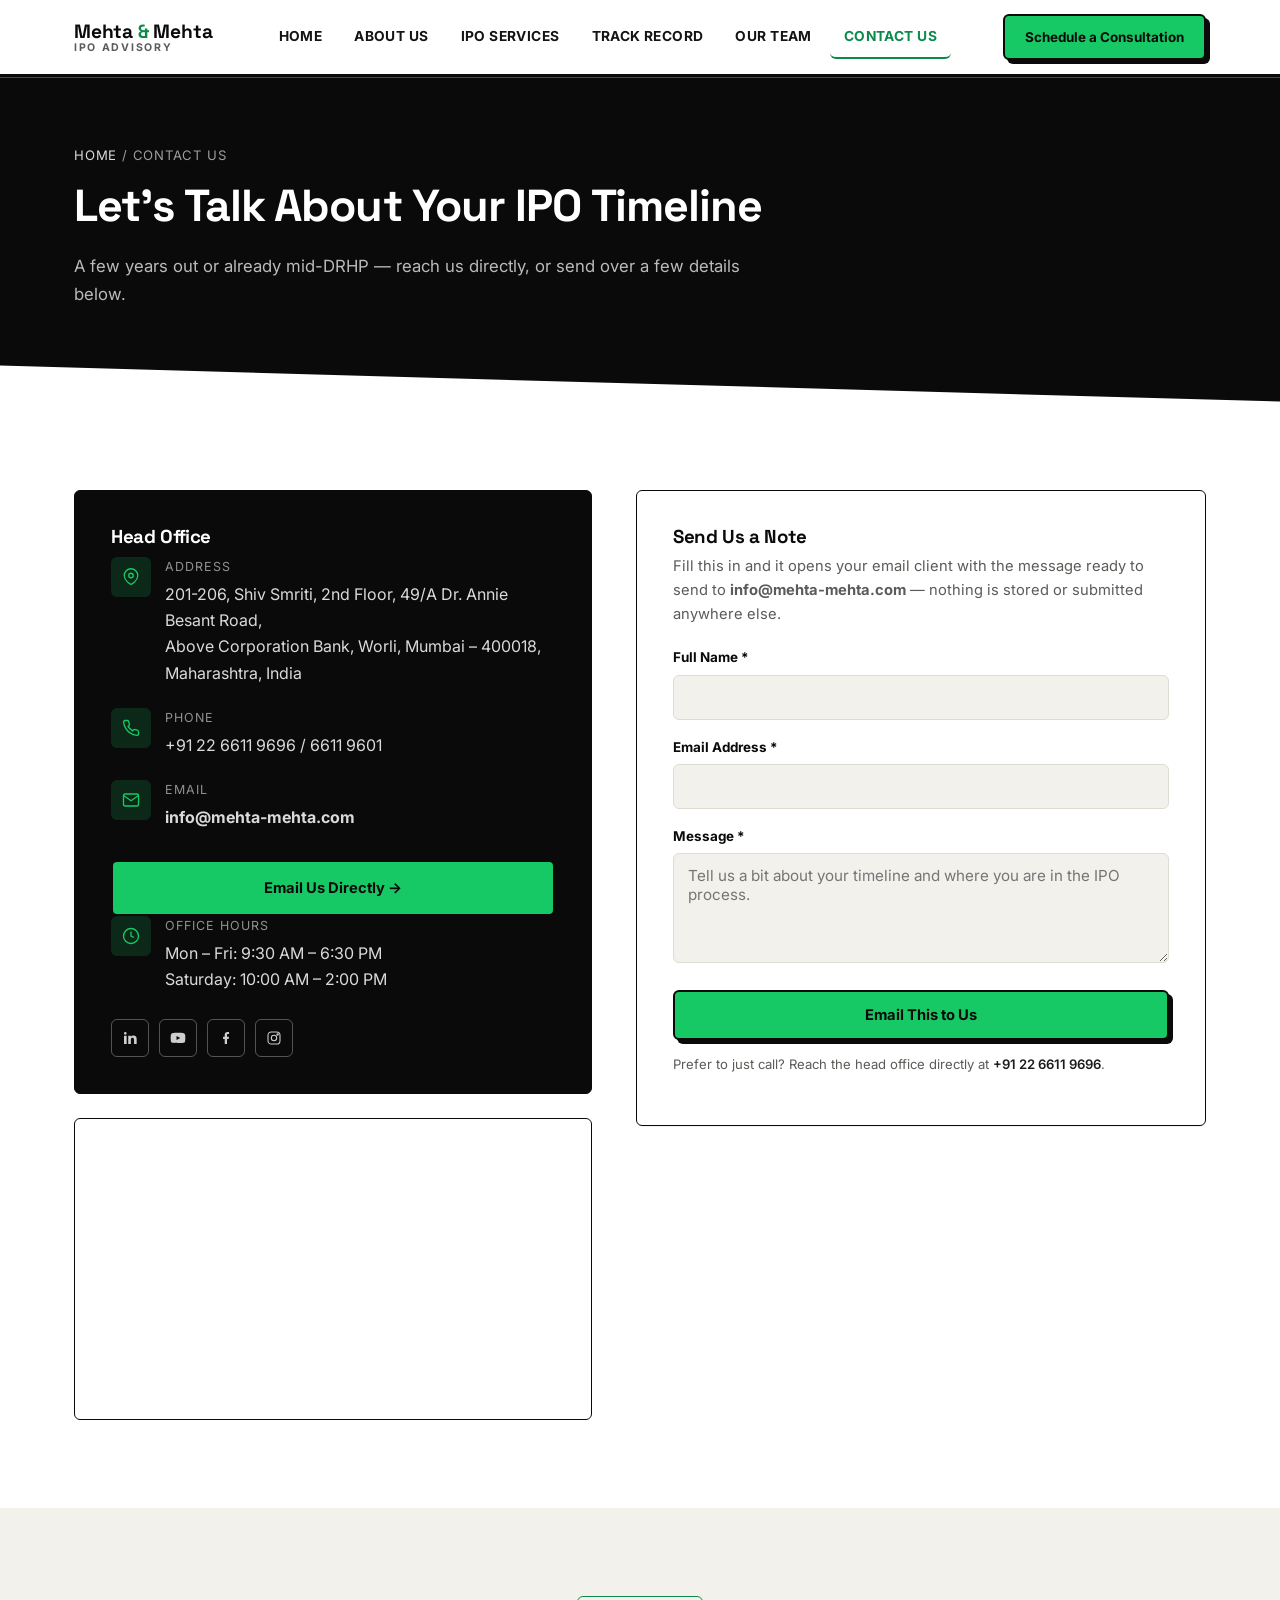
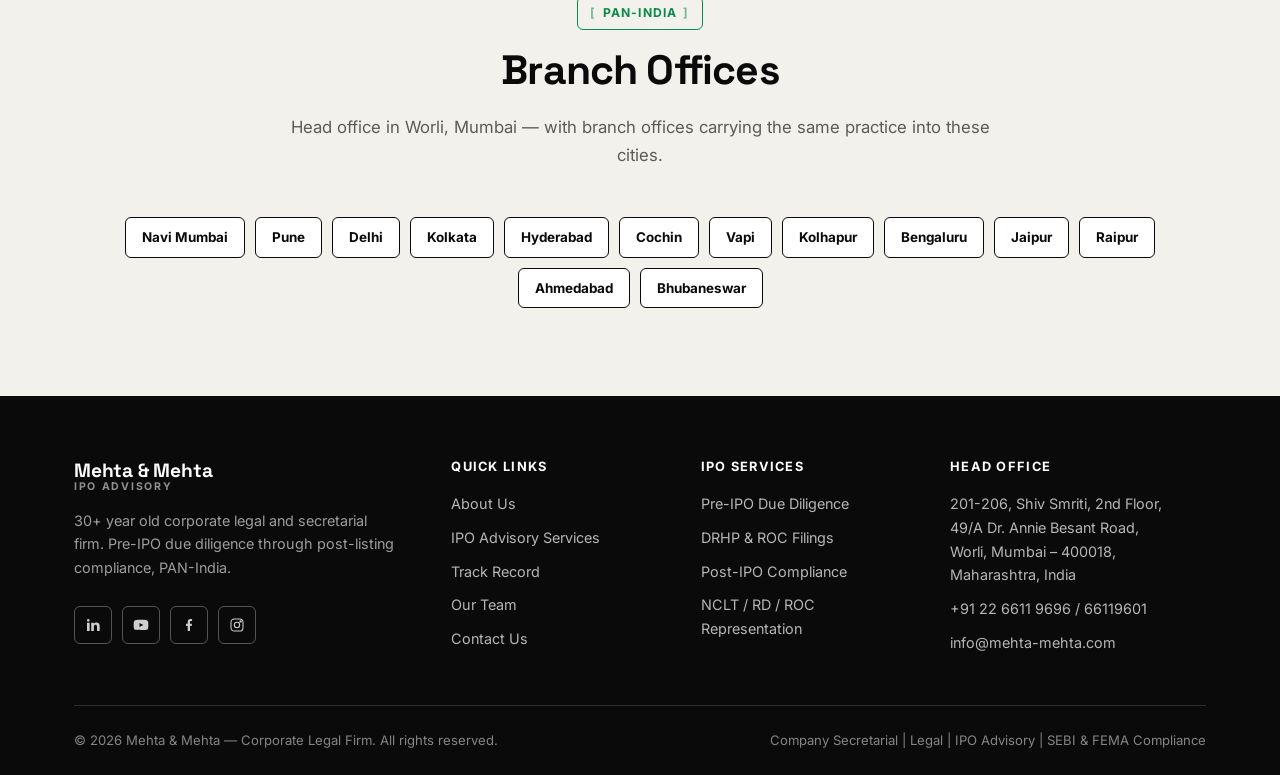
<file: contact.html>
<!DOCTYPE html>
<html lang="en">
<head>
<meta charset="UTF-8">
<meta name="viewport" content="width=device-width, initial-scale=1.0">
<title>Contact Us | M&amp;M IPO Advisory — Mehta &amp; Mehta</title>
<meta name="description" content="Get in touch with Mehta & Mehta's IPO Advisory desk. Head office: Worli, Mumbai. Phone: +91 22 6611 9696. Email: info@mehta-mehta.com. Branch offices across 13 Indian cities.">
<link rel="icon" href="favicon.svg" type="image/svg+xml">
<link rel="icon" href="favicon-32.png" sizes="32x32" type="image/png">
<link rel="icon" href="favicon-16.png" sizes="16x16" type="image/png">
<link rel="apple-touch-icon" href="apple-touch-icon.png">
<link rel="preconnect" href="https://fonts.googleapis.com">
<link rel="preconnect" href="https://fonts.gstatic.com" crossorigin>
<link href="https://fonts.googleapis.com/css2?family=Space+Grotesk:wght@500;600;700&family=Inter:wght@300;400;500;600;700&display=swap" rel="stylesheet">
<link rel="stylesheet" href="css/style.css">
</head>
<body>

<header class="main-header">
  <div class="nav-wrap">
    <a class="brand" href="index.html">
      <div class="brand-text">
        <span class="name">Mehta <span class="amp">&amp;</span> Mehta</span>
        <span class="tag">IPO Advisory</span>
      </div>
    </a>
    <nav class="nav-links" id="navLinks">
      <a href="index.html" data-page="index.html">Home</a>
      <a href="about.html" data-page="about.html">About Us</a>
      <a href="services.html" data-page="services.html">IPO Services</a>
      <a href="track-record.html" data-page="track-record.html">Track Record</a>
      <a href="team.html" data-page="team.html">Our Team</a>
      <a href="contact.html" data-page="contact.html">Contact Us</a>
      <a class="btn btn-gold btn-sm" href="contact.html">Schedule a Consultation</a>
    </nav>
    <div class="nav-actions">
      <a class="btn btn-gold btn-sm" href="contact.html">Schedule a Consultation</a>
      <button class="nav-toggle" id="navToggle" aria-label="Toggle menu">
        <svg viewBox="0 0 24 24" fill="none" stroke="currentColor" stroke-width="2"><line x1="3" y1="6" x2="21" y2="6"/><line x1="3" y1="12" x2="21" y2="12"/><line x1="3" y1="18" x2="21" y2="18"/></svg>
      </button>
    </div>
  </div>
</header>

<section class="page-hero">
  <div class="container">
    <div class="breadcrumb"><a href="index.html">Home</a> / Contact Us</div>
    <h1>Let's Talk About Your IPO Timeline</h1>
    <p>A few years out or already mid-DRHP — reach us directly, or send over a few details below.</p>
  </div>
</section>

<section>
  <div class="container">
    <div class="contact-grid">

      <div class="reveal">
        <div class="contact-info-card">
          <h3>Head Office</h3>

          <div class="contact-row">
            <span class="ci-icon"><svg width="18" height="18" viewBox="0 0 24 24" fill="none" stroke="currentColor" stroke-width="1.8"><path d="M21 10c0 7-9 12-9 12s-9-5-9-12a9 9 0 0118 0z"/><circle cx="12" cy="10" r="3"/></svg></span>
            <div>
              <div class="ci-label">Address</div>
              201-206, Shiv Smriti, 2nd Floor, 49/A Dr. Annie Besant Road,<br>Above Corporation Bank, Worli, Mumbai – 400018, Maharashtra, India
            </div>
          </div>

          <div class="contact-row">
            <span class="ci-icon"><svg width="18" height="18" viewBox="0 0 24 24" fill="none" stroke="currentColor" stroke-width="1.8"><path d="M22 16.92v3a2 2 0 01-2.18 2 19.86 19.86 0 01-8.63-3.07 19.5 19.5 0 01-6-6A19.86 19.86 0 012.11 4.18 2 2 0 014.11 2h3a2 2 0 012 1.72c.13.99.37 1.96.7 2.89a2 2 0 01-.45 2.11L8.09 9.91a16 16 0 006 6l1.19-1.27a2 2 0 012.11-.45c.93.33 1.9.57 2.89.7A2 2 0 0122 16.92z"/></svg></span>
            <div>
              <div class="ci-label">Phone</div>
              <a href="tel:+912266119696">+91 22 6611 9696</a> / <a href="tel:+912266119601">6611 9601</a>
            </div>
          </div>

          <div class="contact-row">
            <span class="ci-icon"><svg width="18" height="18" viewBox="0 0 24 24" fill="none" stroke="currentColor" stroke-width="1.8"><rect x="2" y="4" width="20" height="16" rx="2"/><path d="M22 6l-10 7L2 6"/></svg></span>
            <div>
              <div class="ci-label">Email</div>
              <a href="mailto:info@mehta-mehta.com" style="font-weight:700;">info@mehta-mehta.com</a>
            </div>
          </div>

          <a class="btn btn-gold btn-block" href="mailto:info@mehta-mehta.com?subject=IPO%20Advisory%20Enquiry" style="margin-top:8px;">Email Us Directly →</a>

          <div class="contact-row">
            <span class="ci-icon"><svg width="18" height="18" viewBox="0 0 24 24" fill="none" stroke="currentColor" stroke-width="1.8"><circle cx="12" cy="12" r="10"/><path d="M12 6v6l4 2"/></svg></span>
            <div>
              <div class="ci-label">Office Hours</div>
              Mon – Fri: 9:30 AM – 6:30 PM<br>Saturday: 10:00 AM – 2:00 PM
            </div>
          </div>

          <div class="social-row">
            <a href="https://www.linkedin.com/company/mnmlegal" target="_blank" rel="noopener" aria-label="LinkedIn"><svg viewBox="0 0 24 24" fill="currentColor" width="16" height="16"><path d="M6.94 5a2 2 0 11-4-.002 2 2 0 014 .002zM7 8.48H3V21h4V8.48zm6.32 0H9.34V21h3.94v-6.57c0-3.66 4.77-3.96 4.77 0V21H22v-7.93c0-6.17-7.06-5.94-8.68-2.91V8.48z"/></svg></a>
            <a href="https://www.youtube.com/channel/UCFiho8xrHI4d8hcQgPQEnPQ" target="_blank" rel="noopener" aria-label="YouTube"><svg viewBox="0 0 24 24" fill="currentColor" width="16" height="16"><path d="M23 12s0-3.5-.45-5.17a2.94 2.94 0 00-2.07-2.08C18.8 4.3 12 4.3 12 4.3s-6.8 0-8.48.45A2.94 2.94 0 001.45 6.83C1 8.5 1 12 1 12s0 3.5.45 5.17a2.94 2.94 0 002.07 2.08C5.2 19.7 12 19.7 12 19.7s6.8 0 8.48-.45a2.94 2.94 0 002.07-2.08C23 15.5 23 12 23 12zM9.75 15.02V8.98L15.5 12l-5.75 3.02z"/></svg></a>
            <a href="https://www.facebook.com/mnmlegals" target="_blank" rel="noopener" aria-label="Facebook"><svg viewBox="0 0 24 24" fill="currentColor" width="16" height="16"><path d="M13.5 21v-7.5H16l.5-3.5h-3V7.8c0-1 .3-1.7 1.7-1.7H16.6V3.1C16.3 3 15.3 2.9 14.2 2.9c-2.4 0-4.1 1.5-4.1 4.2v2.9H7.6V13.5h2.5V21h3.4z"/></svg></a>
            <a href="https://www.instagram.com/mehtaandmehta" target="_blank" rel="noopener" aria-label="Instagram"><svg viewBox="0 0 24 24" fill="none" stroke="currentColor" stroke-width="1.6" width="16" height="16"><rect x="3" y="3" width="18" height="18" rx="5"/><circle cx="12" cy="12" r="4"/><circle cx="17.4" cy="6.6" r="1"/></svg></a>
          </div>
        </div>

        <div class="map-embed">
          <iframe src="https://www.google.com/maps?q=201-206+Shiv+Smriti+49A+Dr+Annie+Besant+Road+Worli+Mumbai+400018&output=embed" loading="lazy" referrerpolicy="no-referrer-when-downgrade" title="Mehta & Mehta head office location"></iframe>
        </div>
      </div>

      <div class="reveal">
        <div class="form-card">
          <h3 style="margin-bottom:6px;">Send Us a Note</h3>
          <p style="color:var(--slate);font-size:.92rem;margin-bottom:20px;">Fill this in and it opens your email client with the message ready to send to <strong>info@mehta-mehta.com</strong> — nothing is stored or submitted anywhere else.</p>

          <div class="form-success" id="formSuccess">Thanks — your email client should now be open with your message ready to send to info@mehta-mehta.com.</div>

          <form id="contactForm">
            <div class="field" style="margin-bottom:16px;">
              <label for="fullName">Full Name *</label>
              <input type="text" id="fullName" name="fullName" required>
            </div>
            <div class="field" style="margin-bottom:16px;">
              <label for="email">Email Address *</label>
              <input type="email" id="email" name="email" required>
            </div>
            <div class="field" style="margin-bottom:20px;">
              <label for="message">Message *</label>
              <textarea id="message" name="message" required placeholder="Tell us a bit about your timeline and where you are in the IPO process."></textarea>
            </div>
            <button type="submit" class="btn btn-gold btn-block">Email This to Us</button>
            <p class="form-note">Prefer to just call? Reach the head office directly at <a href="tel:+912266119696" style="color:var(--navy-mid);font-weight:600;">+91 22 6611 9696</a>.</p>
          </form>
        </div>
      </div>

    </div>
  </div>
</section>

<section class="section-cream">
  <div class="container">
    <div class="section-head reveal">
      <span class="eyebrow">PAN-India</span>
      <h2>Branch Offices</h2>
      <p>Head office in Worli, Mumbai — with branch offices carrying the same practice into these cities.</p>
    </div>
    <div class="branch-pills flex-center reveal">
      <span>Navi Mumbai</span><span>Pune</span><span>Delhi</span><span>Kolkata</span><span>Hyderabad</span>
      <span>Cochin</span><span>Vapi</span><span>Kolhapur</span><span>Bengaluru</span><span>Jaipur</span>
      <span>Raipur</span><span>Ahmedabad</span><span>Bhubaneswar</span>
    </div>
  </div>
</section>

<footer class="site-footer">
  <div class="container">
    <div class="footer-grid">
      <div>
        <a class="brand" href="index.html" style="margin-bottom:16px;">
          <div class="brand-text">
            <span class="name">Mehta &amp; Mehta</span>
            <span class="tag">IPO Advisory</span>
          </div>
        </a>
        <p class="desc">30+ year old corporate legal and secretarial firm. Pre-IPO due diligence through post-listing compliance, PAN-India.</p>
        <div class="social-row">
          <a href="https://www.linkedin.com/company/mnmlegal" target="_blank" rel="noopener" aria-label="LinkedIn"><svg viewBox="0 0 24 24" fill="currentColor" width="16" height="16"><path d="M6.94 5a2 2 0 11-4-.002 2 2 0 014 .002zM7 8.48H3V21h4V8.48zm6.32 0H9.34V21h3.94v-6.57c0-3.66 4.77-3.96 4.77 0V21H22v-7.93c0-6.17-7.06-5.94-8.68-2.91V8.48z"/></svg></a>
          <a href="https://www.youtube.com/channel/UCFiho8xrHI4d8hcQgPQEnPQ" target="_blank" rel="noopener" aria-label="YouTube"><svg viewBox="0 0 24 24" fill="currentColor" width="16" height="16"><path d="M23 12s0-3.5-.45-5.17a2.94 2.94 0 00-2.07-2.08C18.8 4.3 12 4.3 12 4.3s-6.8 0-8.48.45A2.94 2.94 0 001.45 6.83C1 8.5 1 12 1 12s0 3.5.45 5.17a2.94 2.94 0 002.07 2.08C5.2 19.7 12 19.7 12 19.7s6.8 0 8.48-.45a2.94 2.94 0 002.07-2.08C23 15.5 23 12 23 12zM9.75 15.02V8.98L15.5 12l-5.75 3.02z"/></svg></a>
          <a href="https://www.facebook.com/mnmlegals" target="_blank" rel="noopener" aria-label="Facebook"><svg viewBox="0 0 24 24" fill="currentColor" width="16" height="16"><path d="M13.5 21v-7.5H16l.5-3.5h-3V7.8c0-1 .3-1.7 1.7-1.7H16.6V3.1C16.3 3 15.3 2.9 14.2 2.9c-2.4 0-4.1 1.5-4.1 4.2v2.9H7.6V13.5h2.5V21h3.4z"/></svg></a>
          <a href="https://www.instagram.com/mehtaandmehta" target="_blank" rel="noopener" aria-label="Instagram"><svg viewBox="0 0 24 24" fill="none" stroke="currentColor" stroke-width="1.6" width="16" height="16"><rect x="3" y="3" width="18" height="18" rx="5"/><circle cx="12" cy="12" r="4"/><circle cx="17.4" cy="6.6" r="1"/></svg></a>
        </div>
      </div>
      <div>
        <h4>Quick Links</h4>
        <ul class="footer-links">
          <li><a href="about.html">About Us</a></li>
          <li><a href="services.html">IPO Advisory Services</a></li>
          <li><a href="track-record.html">Track Record</a></li>
          <li><a href="team.html">Our Team</a></li>
          <li><a href="contact.html">Contact Us</a></li>
        </ul>
      </div>
      <div>
        <h4>IPO Services</h4>
        <ul class="footer-links">
          <li><a href="services.html#pre-ipo">Pre-IPO Due Diligence</a></li>
          <li><a href="services.html#during-ipo">DRHP &amp; ROC Filings</a></li>
          <li><a href="services.html#post-ipo">Post-IPO Compliance</a></li>
          <li><a href="services.html#process">NCLT / RD / ROC Representation</a></li>
        </ul>
      </div>
      <div>
        <h4>Head Office</h4>
        <ul class="footer-links">
          <li>201-206, Shiv Smriti, 2nd Floor,<br>49/A Dr. Annie Besant Road,<br>Worli, Mumbai – 400018, Maharashtra, India</li>
          <li><a href="tel:+912266119696">+91 22 6611 9696</a> / <a href="tel:+912266119601">66119601</a></li>
          <li><a href="mailto:info@mehta-mehta.com">info@mehta-mehta.com</a></li>
        </ul>
      </div>
    </div>
    <div class="footer-bottom">
      <span>© <span id="yearNow"></span> Mehta &amp; Mehta — Corporate Legal Firm. All rights reserved.</span>
      <span>Company Secretarial | Legal | IPO Advisory | SEBI &amp; FEMA Compliance</span>
    </div>
  </div>
</footer>
<script src="js/main.js"></script>
</body>
</html>
</file>
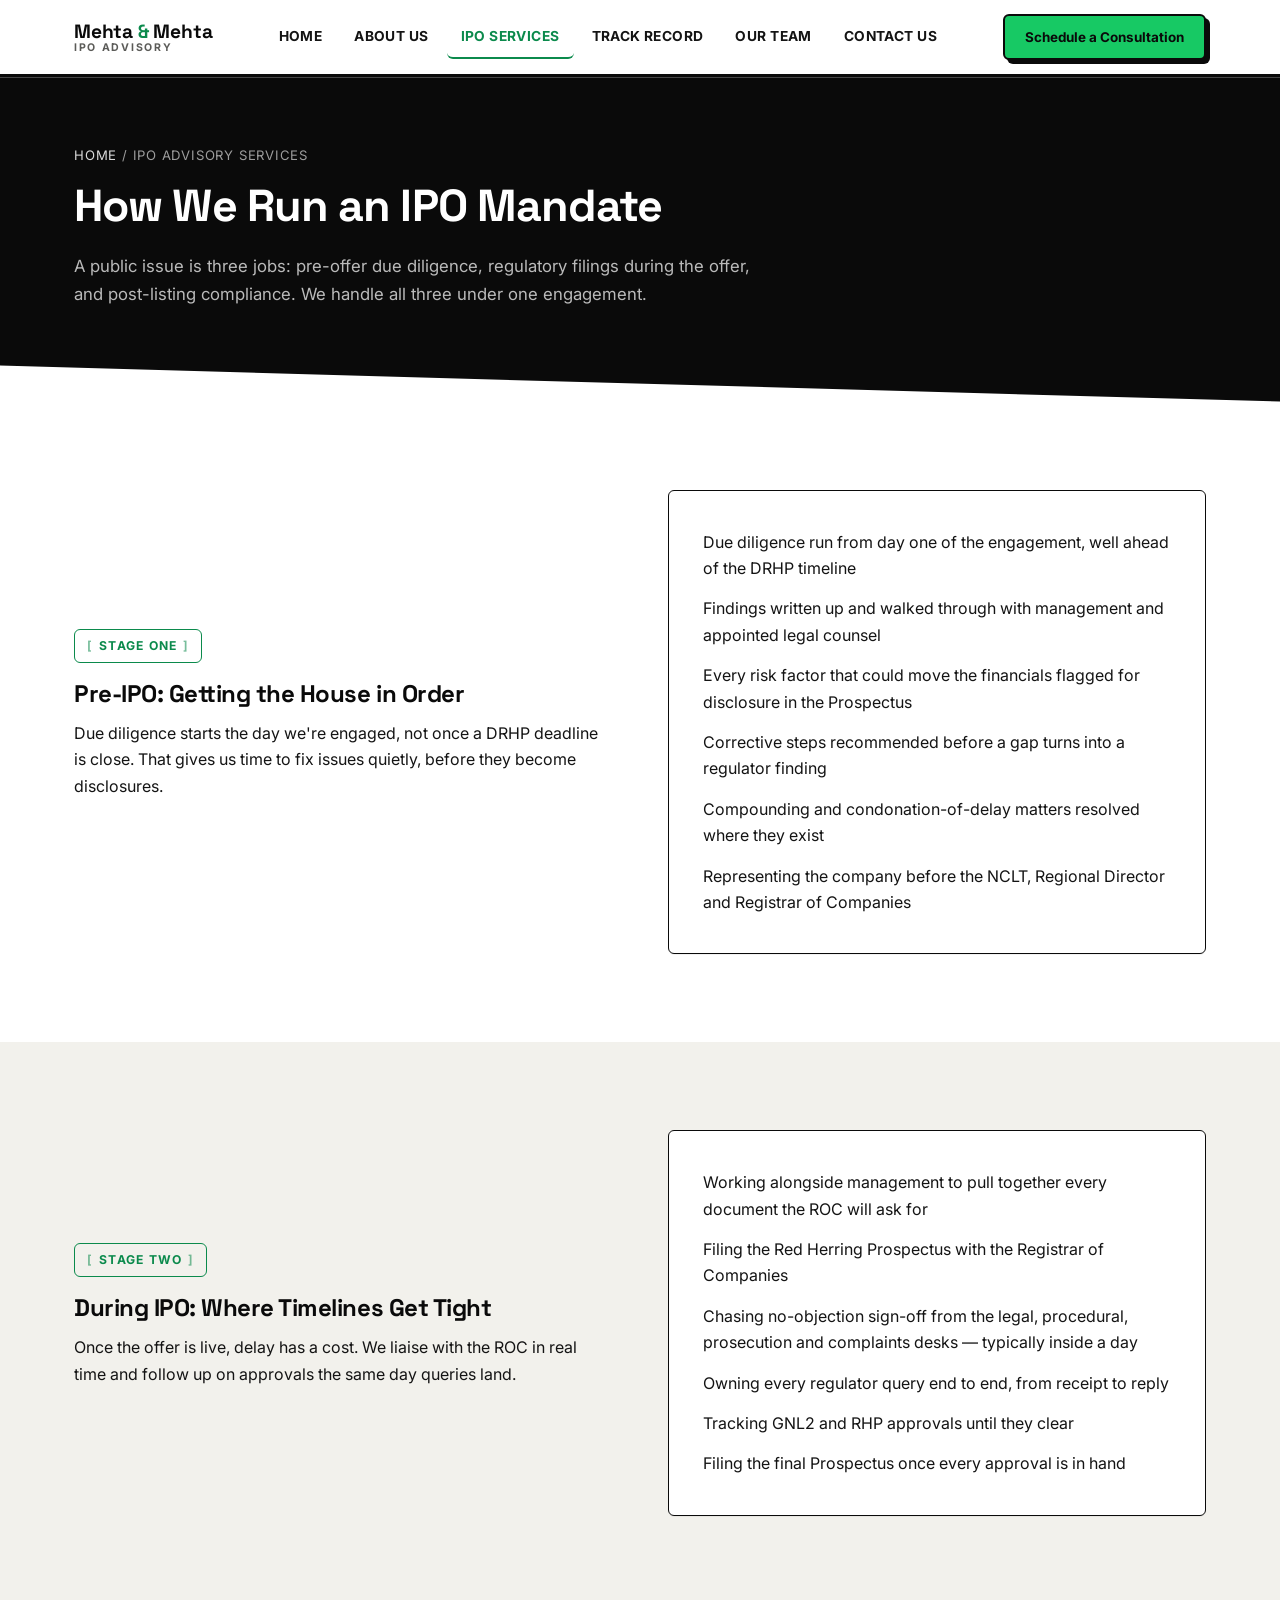
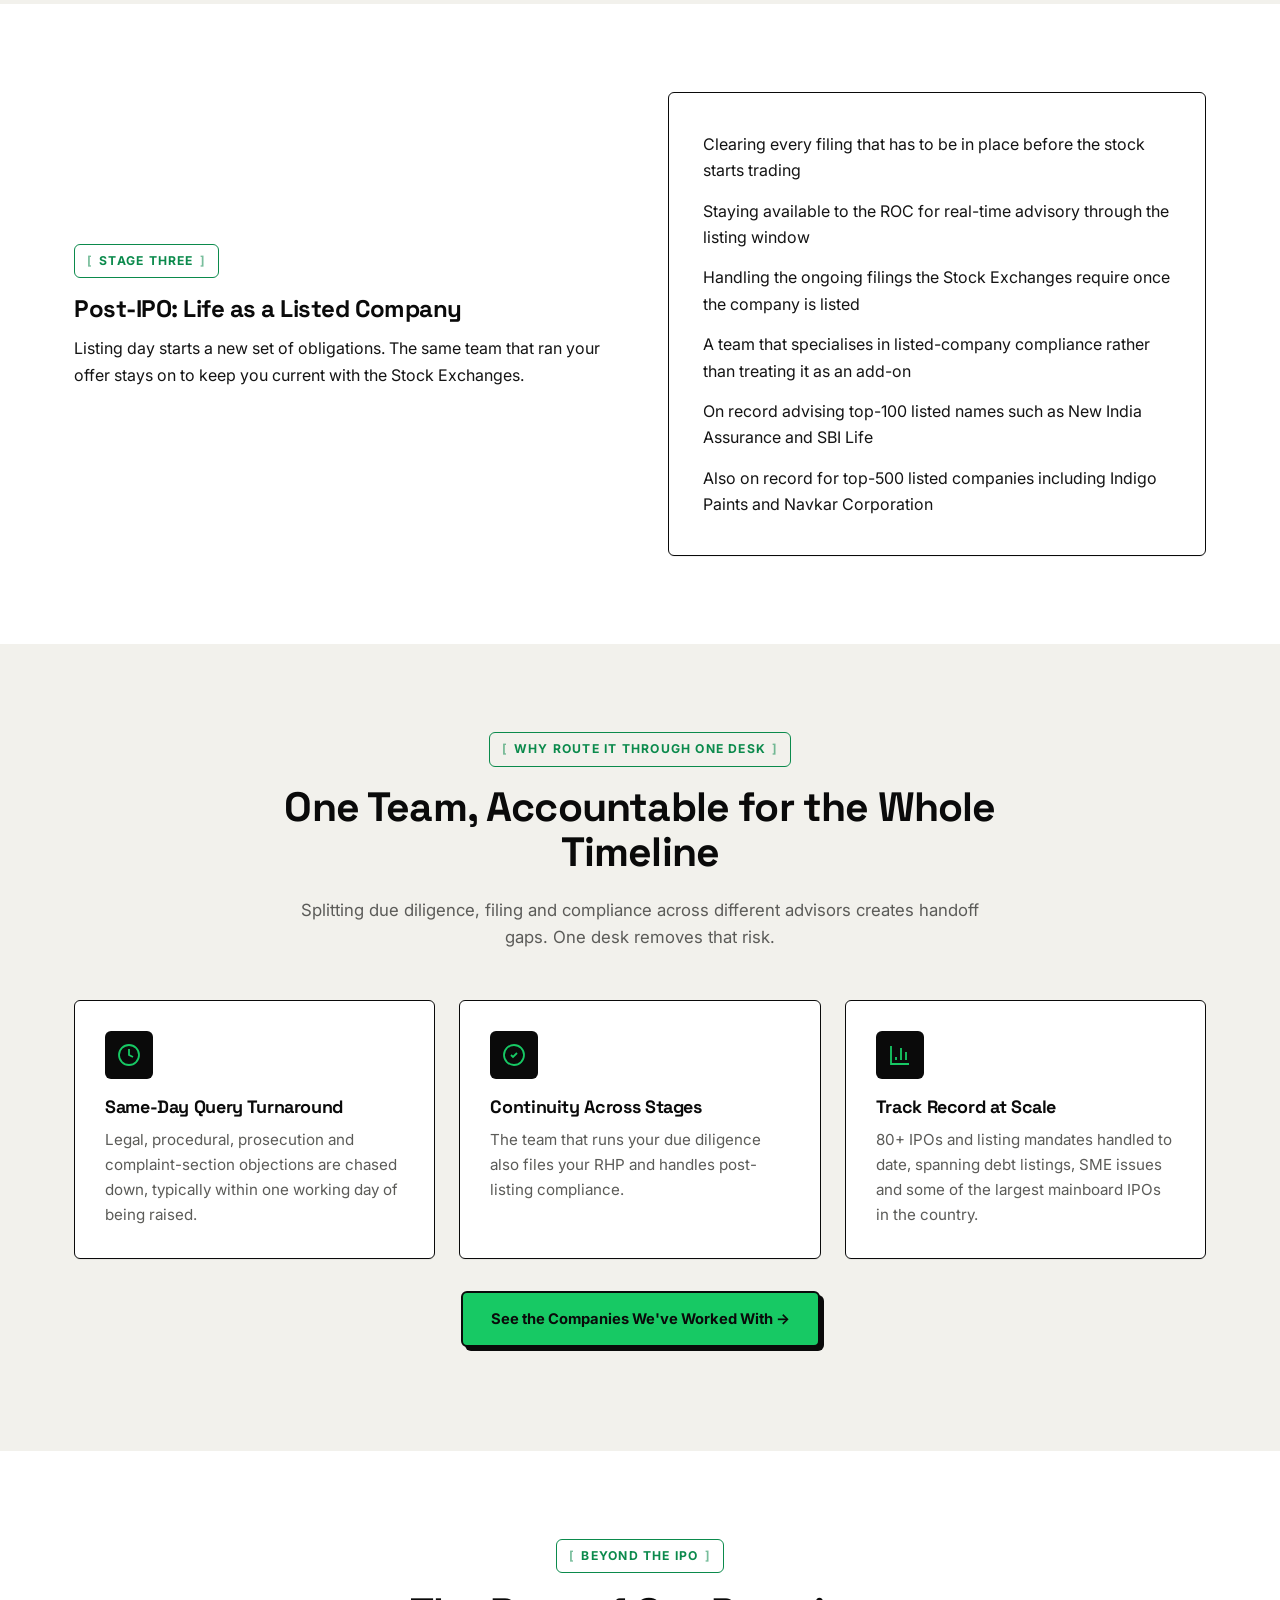
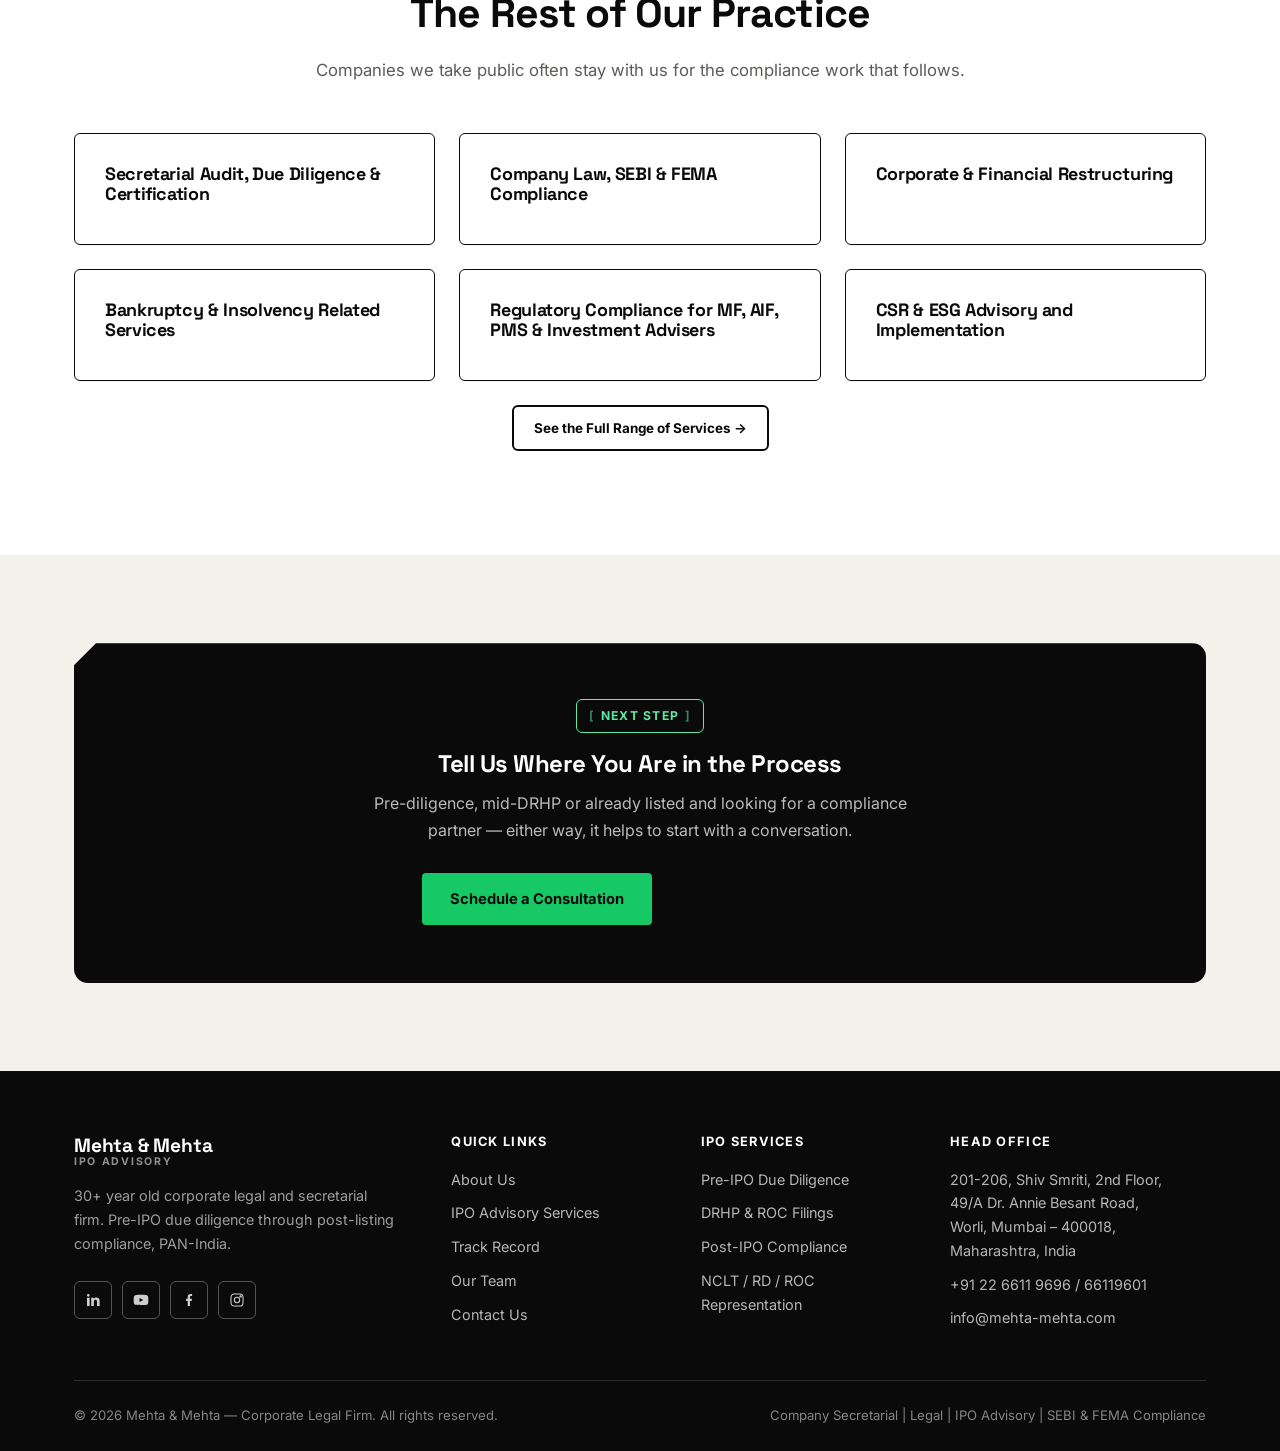
<file: services.html>
<!DOCTYPE html>
<html lang="en">
<head>
<meta charset="UTF-8">
<meta name="viewport" content="width=device-width, initial-scale=1.0">
<title>IPO Advisory Services | M&amp;M IPO Advisory — Mehta &amp; Mehta</title>
<meta name="description" content="How Mehta & Mehta runs an IPO mandate end to end — Pre-IPO due diligence, DRHP and ROC filings during the offer, and post-listing compliance for the life of the company as a listed entity.">
<link rel="icon" href="favicon.svg" type="image/svg+xml">
<link rel="icon" href="favicon-32.png" sizes="32x32" type="image/png">
<link rel="icon" href="favicon-16.png" sizes="16x16" type="image/png">
<link rel="apple-touch-icon" href="apple-touch-icon.png">
<link rel="preconnect" href="https://fonts.googleapis.com">
<link rel="preconnect" href="https://fonts.gstatic.com" crossorigin>
<link href="https://fonts.googleapis.com/css2?family=Space+Grotesk:wght@500;600;700&family=Inter:wght@300;400;500;600;700&display=swap" rel="stylesheet">
<link rel="stylesheet" href="css/style.css">
</head>
<body>

<header class="main-header">
  <div class="nav-wrap">
    <a class="brand" href="index.html">
      <div class="brand-text">
        <span class="name">Mehta <span class="amp">&amp;</span> Mehta</span>
        <span class="tag">IPO Advisory</span>
      </div>
    </a>
    <nav class="nav-links" id="navLinks">
      <a href="index.html" data-page="index.html">Home</a>
      <a href="about.html" data-page="about.html">About Us</a>
      <a href="services.html" data-page="services.html">IPO Services</a>
      <a href="track-record.html" data-page="track-record.html">Track Record</a>
      <a href="team.html" data-page="team.html">Our Team</a>
      <a href="contact.html" data-page="contact.html">Contact Us</a>
      <a class="btn btn-gold btn-sm" href="contact.html">Schedule a Consultation</a>
    </nav>
    <div class="nav-actions">
      <a class="btn btn-gold btn-sm" href="contact.html">Schedule a Consultation</a>
      <button class="nav-toggle" id="navToggle" aria-label="Toggle menu">
        <svg viewBox="0 0 24 24" fill="none" stroke="currentColor" stroke-width="2"><line x1="3" y1="6" x2="21" y2="6"/><line x1="3" y1="12" x2="21" y2="12"/><line x1="3" y1="18" x2="21" y2="18"/></svg>
      </button>
    </div>
  </div>
</header>

<section class="page-hero">
  <div class="container">
    <div class="breadcrumb"><a href="index.html">Home</a> / IPO Advisory Services</div>
    <h1>How We Run an IPO Mandate</h1>
    <p>A public issue is three jobs: pre-offer due diligence, regulatory filings during the offer, and post-listing compliance. We handle all three under one engagement.</p>
  </div>
</section>

<section id="pre-ipo">
  <div class="container">
    <div class="grid grid-2" style="align-items:center;gap:56px;">
      <div class="reveal">
        <span class="eyebrow">Stage One</span>
        <h2>Pre-IPO: Getting the House in Order</h2>
        <p>Due diligence starts the day we're engaged, not once a DRHP deadline is close. That gives us time to fix issues quietly, before they become disclosures.</p>
      </div>
      <div class="card reveal">
        <ul style="padding:8px 4px;">
          <li style="margin-bottom:14px;">Due diligence run from day one of the engagement, well ahead of the DRHP timeline</li>
          <li style="margin-bottom:14px;">Findings written up and walked through with management and appointed legal counsel</li>
          <li style="margin-bottom:14px;">Every risk factor that could move the financials flagged for disclosure in the Prospectus</li>
          <li style="margin-bottom:14px;">Corrective steps recommended before a gap turns into a regulator finding</li>
          <li style="margin-bottom:14px;">Compounding and condonation-of-delay matters resolved where they exist</li>
          <li style="margin-bottom:0;">Representing the company before the NCLT, Regional Director and Registrar of Companies</li>
        </ul>
      </div>
    </div>
  </div>
</section>

<section class="section-cream" id="during-ipo">
  <div class="container">
    <div class="grid grid-2" style="align-items:center;gap:56px;">
      <div class="card reveal" style="order:2;">
        <ul style="padding:8px 4px;">
          <li style="margin-bottom:14px;">Working alongside management to pull together every document the ROC will ask for</li>
          <li style="margin-bottom:14px;">Filing the Red Herring Prospectus with the Registrar of Companies</li>
          <li style="margin-bottom:14px;">Chasing no-objection sign-off from the legal, procedural, prosecution and complaints desks — typically inside a day</li>
          <li style="margin-bottom:14px;">Owning every regulator query end to end, from receipt to reply</li>
          <li style="margin-bottom:14px;">Tracking GNL2 and RHP approvals until they clear</li>
          <li style="margin-bottom:0;">Filing the final Prospectus once every approval is in hand</li>
        </ul>
      </div>
      <div class="reveal" style="order:1;">
        <span class="eyebrow">Stage Two</span>
        <h2>During IPO: Where Timelines Get Tight</h2>
        <p>Once the offer is live, delay has a cost. We liaise with the ROC in real time and follow up on approvals the same day queries land.</p>
      </div>
    </div>
  </div>
</section>

<section id="post-ipo">
  <div class="container">
    <div class="grid grid-2" style="align-items:center;gap:56px;">
      <div class="reveal">
        <span class="eyebrow">Stage Three</span>
        <h2>Post-IPO: Life as a Listed Company</h2>
        <p>Listing day starts a new set of obligations. The same team that ran your offer stays on to keep you current with the Stock Exchanges.</p>
      </div>
      <div class="card reveal">
        <ul style="padding:8px 4px;">
          <li style="margin-bottom:14px;">Clearing every filing that has to be in place before the stock starts trading</li>
          <li style="margin-bottom:14px;">Staying available to the ROC for real-time advisory through the listing window</li>
          <li style="margin-bottom:14px;">Handling the ongoing filings the Stock Exchanges require once the company is listed</li>
          <li style="margin-bottom:14px;">A team that specialises in listed-company compliance rather than treating it as an add-on</li>
          <li style="margin-bottom:14px;">On record advising top-100 listed names such as New India Assurance and SBI Life</li>
          <li style="margin-bottom:0;">Also on record for top-500 listed companies including Indigo Paints and Navkar Corporation</li>
        </ul>
      </div>
    </div>
  </div>
</section>

<section class="section-cream" id="process">
  <div class="container">
    <div class="section-head reveal">
      <span class="eyebrow">Why Route It Through One Desk</span>
      <h2>One Team, Accountable for the Whole Timeline</h2>
      <p>Splitting due diligence, filing and compliance across different advisors creates handoff gaps. One desk removes that risk.</p>
    </div>
    <div class="grid grid-3">
      <div class="card reveal">
        <div class="icon-badge">
          <svg width="24" height="24" viewBox="0 0 24 24" fill="none" stroke="currentColor" stroke-width="1.8"><circle cx="12" cy="12" r="10"/><path d="M12 6v6l4 2"/></svg>
        </div>
        <h3>Same-Day Query Turnaround</h3>
        <p>Legal, procedural, prosecution and complaint-section objections are chased down, typically within one working day of being raised.</p>
      </div>
      <div class="card reveal">
        <div class="icon-badge">
          <svg width="24" height="24" viewBox="0 0 24 24" fill="none" stroke="currentColor" stroke-width="1.8"><path d="M9 12l2 2 4-4"/><circle cx="12" cy="12" r="10"/></svg>
        </div>
        <h3>Continuity Across Stages</h3>
        <p>The team that runs your due diligence also files your RHP and handles post-listing compliance.</p>
      </div>
      <div class="card reveal">
        <div class="icon-badge">
          <svg width="24" height="24" viewBox="0 0 24 24" fill="none" stroke="currentColor" stroke-width="1.8"><path d="M3 3v18h18"/><path d="M18 17V9M13 17V5M8 17v-3"/></svg>
        </div>
        <h3>Track Record at Scale</h3>
        <p>80+ IPOs and listing mandates handled to date, spanning debt listings, SME issues and some of the largest mainboard IPOs in the country.</p>
      </div>
    </div>
    <p class="text-center" style="margin-top:32px;"><a class="btn btn-gold" href="track-record.html">See the Companies We've Worked With →</a></p>
  </div>
</section>

<section>
  <div class="container">
    <div class="section-head reveal">
      <span class="eyebrow">Beyond the IPO</span>
      <h2>The Rest of Our Practice</h2>
      <p>Companies we take public often stay with us for the compliance work that follows.</p>
    </div>
    <div class="grid grid-3">
      <div class="card reveal"><h3>Secretarial Audit, Due Diligence &amp; Certification</h3></div>
      <div class="card reveal"><h3>Company Law, SEBI &amp; FEMA Compliance</h3></div>
      <div class="card reveal"><h3>Corporate &amp; Financial Restructuring</h3></div>
      <div class="card reveal"><h3>Bankruptcy &amp; Insolvency Related Services</h3></div>
      <div class="card reveal"><h3>Regulatory Compliance for MF, AIF, PMS &amp; Investment Advisers</h3></div>
      <div class="card reveal"><h3>CSR &amp; ESG Advisory and Implementation</h3></div>
    </div>
    <p class="text-center" style="margin-top:24px;"><a class="btn btn-outline-navy btn-sm" href="about.html">See the Full Range of Services →</a></p>
  </div>
</section>

<section class="section-cream">
  <div class="container">
    <div class="cta-band reveal">
      <span class="eyebrow">Next Step</span>
      <h2>Tell Us Where You Are in the Process</h2>
      <p>Pre-diligence, mid-DRHP or already listed and looking for a compliance partner — either way, it helps to start with a conversation.</p>
      <div class="cta-actions">
        <a class="btn btn-gold" href="contact.html">Schedule a Consultation</a>
        <a class="btn btn-outline-navy" href="team.html">Meet the IPO Desk</a>
      </div>
    </div>
  </div>
</section>

<footer class="site-footer">
  <div class="container">
    <div class="footer-grid">
      <div>
        <a class="brand" href="index.html" style="margin-bottom:16px;">
          <div class="brand-text">
            <span class="name">Mehta &amp; Mehta</span>
            <span class="tag">IPO Advisory</span>
          </div>
        </a>
        <p class="desc">30+ year old corporate legal and secretarial firm. Pre-IPO due diligence through post-listing compliance, PAN-India.</p>
        <div class="social-row">
          <a href="https://www.linkedin.com/company/mnmlegal" target="_blank" rel="noopener" aria-label="LinkedIn"><svg viewBox="0 0 24 24" fill="currentColor" width="16" height="16"><path d="M6.94 5a2 2 0 11-4-.002 2 2 0 014 .002zM7 8.48H3V21h4V8.48zm6.32 0H9.34V21h3.94v-6.57c0-3.66 4.77-3.96 4.77 0V21H22v-7.93c0-6.17-7.06-5.94-8.68-2.91V8.48z"/></svg></a>
          <a href="https://www.youtube.com/channel/UCFiho8xrHI4d8hcQgPQEnPQ" target="_blank" rel="noopener" aria-label="YouTube"><svg viewBox="0 0 24 24" fill="currentColor" width="16" height="16"><path d="M23 12s0-3.5-.45-5.17a2.94 2.94 0 00-2.07-2.08C18.8 4.3 12 4.3 12 4.3s-6.8 0-8.48.45A2.94 2.94 0 001.45 6.83C1 8.5 1 12 1 12s0 3.5.45 5.17a2.94 2.94 0 002.07 2.08C5.2 19.7 12 19.7 12 19.7s6.8 0 8.48-.45a2.94 2.94 0 002.07-2.08C23 15.5 23 12 23 12zM9.75 15.02V8.98L15.5 12l-5.75 3.02z"/></svg></a>
          <a href="https://www.facebook.com/mnmlegals" target="_blank" rel="noopener" aria-label="Facebook"><svg viewBox="0 0 24 24" fill="currentColor" width="16" height="16"><path d="M13.5 21v-7.5H16l.5-3.5h-3V7.8c0-1 .3-1.7 1.7-1.7H16.6V3.1C16.3 3 15.3 2.9 14.2 2.9c-2.4 0-4.1 1.5-4.1 4.2v2.9H7.6V13.5h2.5V21h3.4z"/></svg></a>
          <a href="https://www.instagram.com/mehtaandmehta" target="_blank" rel="noopener" aria-label="Instagram"><svg viewBox="0 0 24 24" fill="none" stroke="currentColor" stroke-width="1.6" width="16" height="16"><rect x="3" y="3" width="18" height="18" rx="5"/><circle cx="12" cy="12" r="4"/><circle cx="17.4" cy="6.6" r="1"/></svg></a>
        </div>
      </div>
      <div>
        <h4>Quick Links</h4>
        <ul class="footer-links">
          <li><a href="about.html">About Us</a></li>
          <li><a href="services.html">IPO Advisory Services</a></li>
          <li><a href="track-record.html">Track Record</a></li>
          <li><a href="team.html">Our Team</a></li>
          <li><a href="contact.html">Contact Us</a></li>
        </ul>
      </div>
      <div>
        <h4>IPO Services</h4>
        <ul class="footer-links">
          <li><a href="services.html#pre-ipo">Pre-IPO Due Diligence</a></li>
          <li><a href="services.html#during-ipo">DRHP &amp; ROC Filings</a></li>
          <li><a href="services.html#post-ipo">Post-IPO Compliance</a></li>
          <li><a href="services.html#process">NCLT / RD / ROC Representation</a></li>
        </ul>
      </div>
      <div>
        <h4>Head Office</h4>
        <ul class="footer-links">
          <li>201-206, Shiv Smriti, 2nd Floor,<br>49/A Dr. Annie Besant Road,<br>Worli, Mumbai – 400018, Maharashtra, India</li>
          <li><a href="tel:+912266119696">+91 22 6611 9696</a> / <a href="tel:+912266119601">66119601</a></li>
          <li><a href="mailto:info@mehta-mehta.com">info@mehta-mehta.com</a></li>
        </ul>
      </div>
    </div>
    <div class="footer-bottom">
      <span>© <span id="yearNow"></span> Mehta &amp; Mehta — Corporate Legal Firm. All rights reserved.</span>
      <span>Company Secretarial | Legal | IPO Advisory | SEBI &amp; FEMA Compliance</span>
    </div>
  </div>
</footer>
<script src="js/main.js"></script>
</body>
</html>
</file>
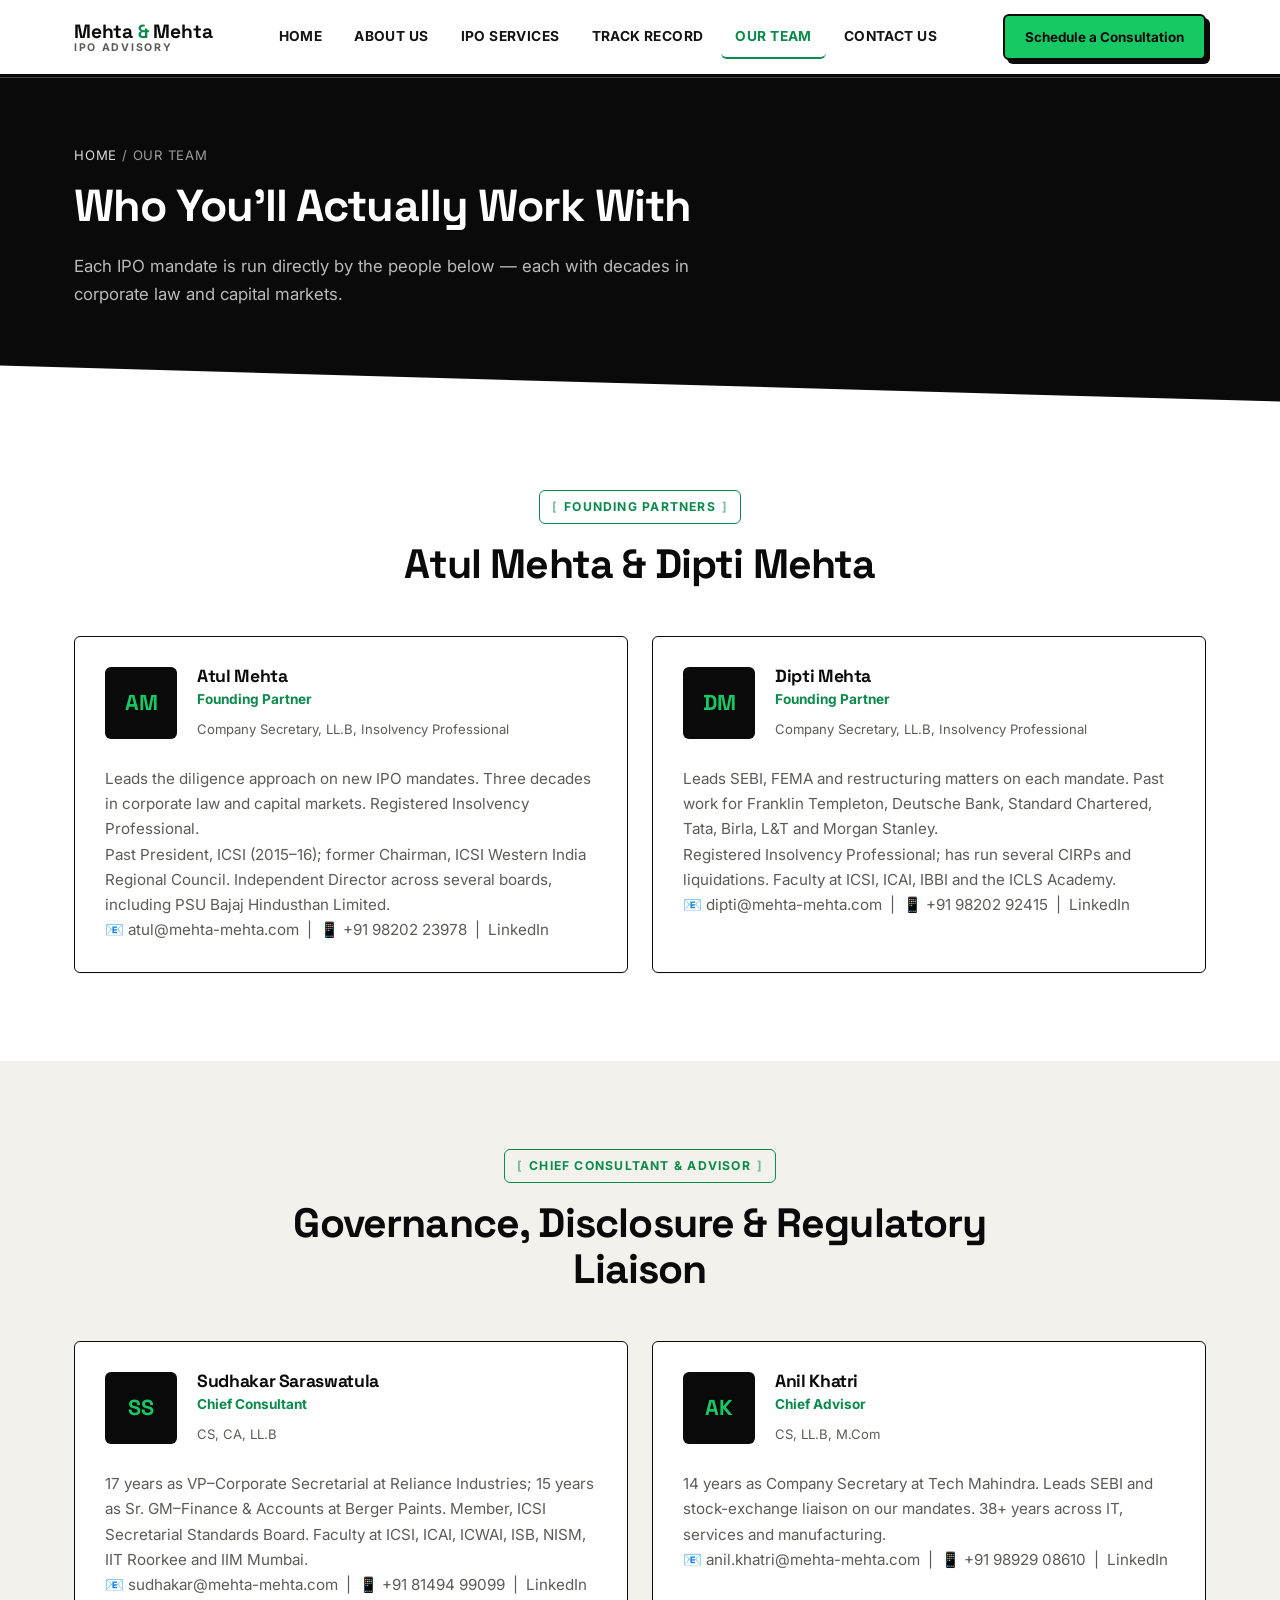
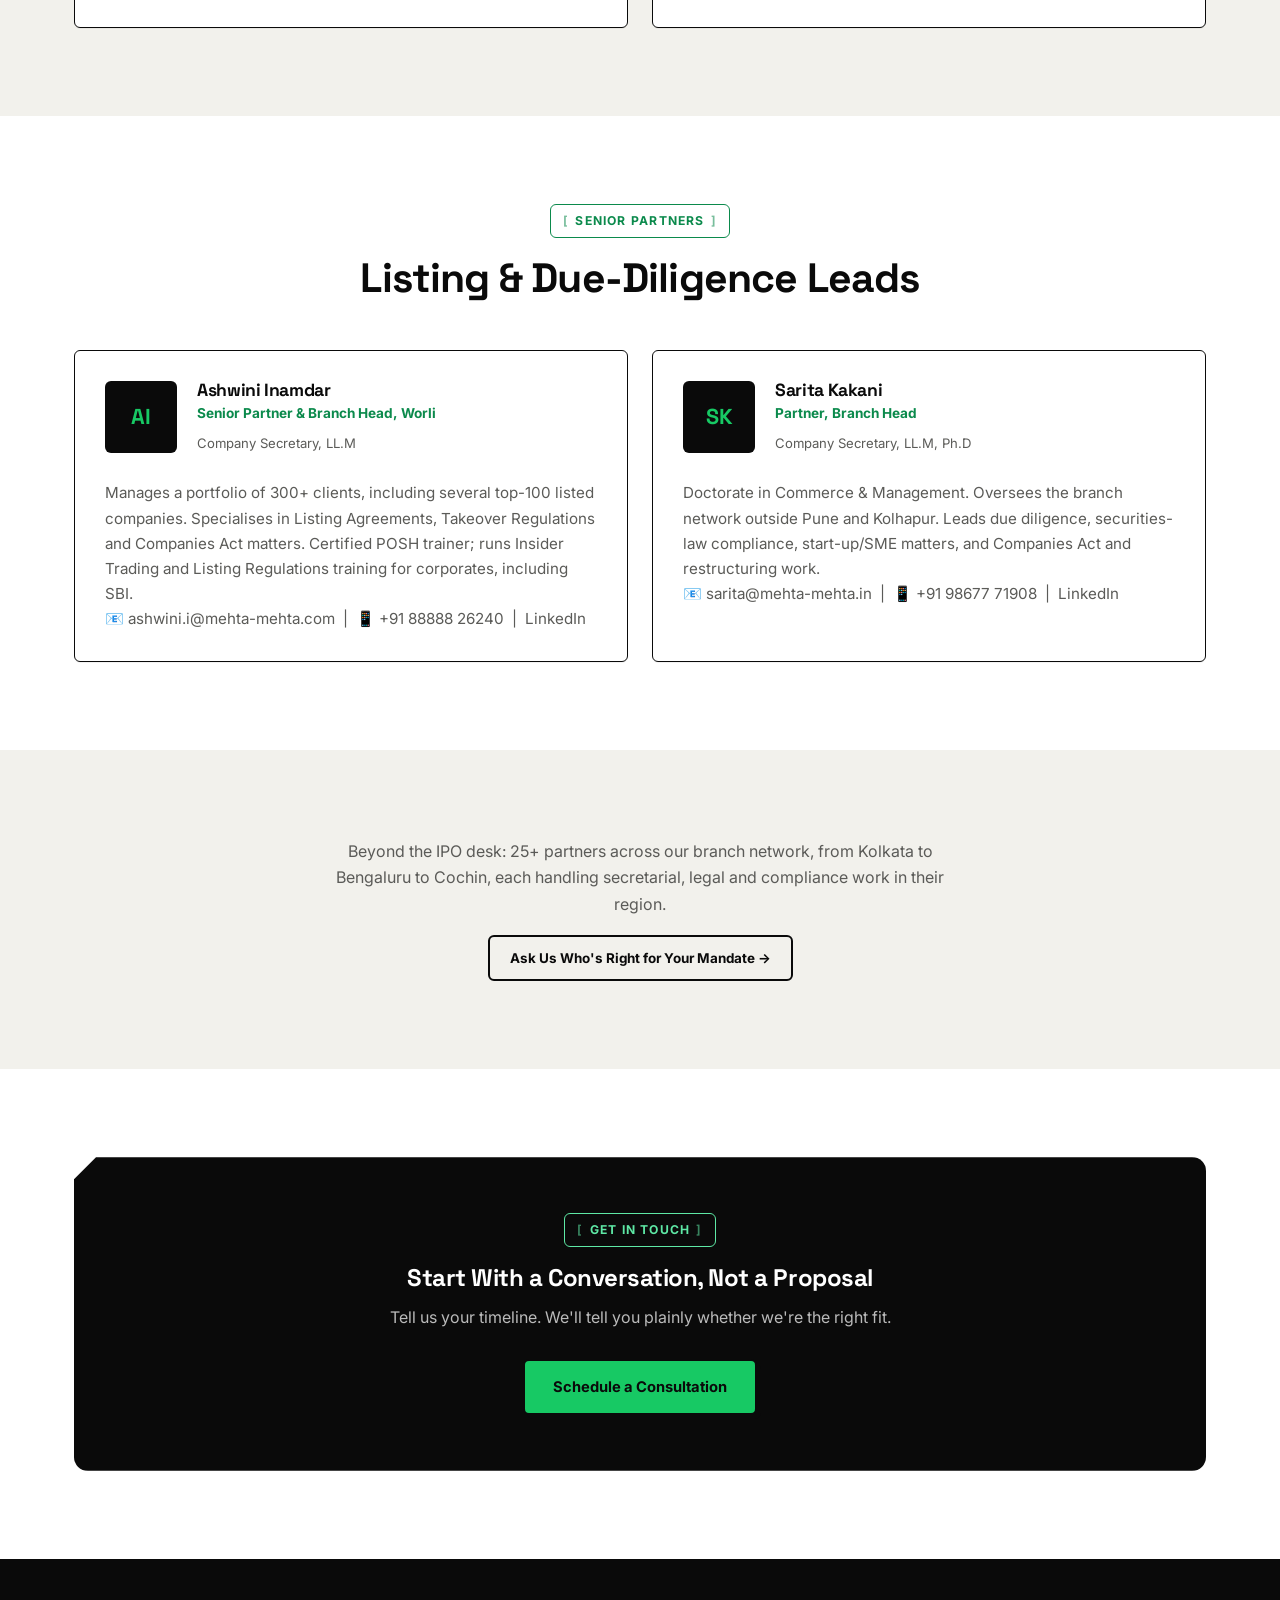
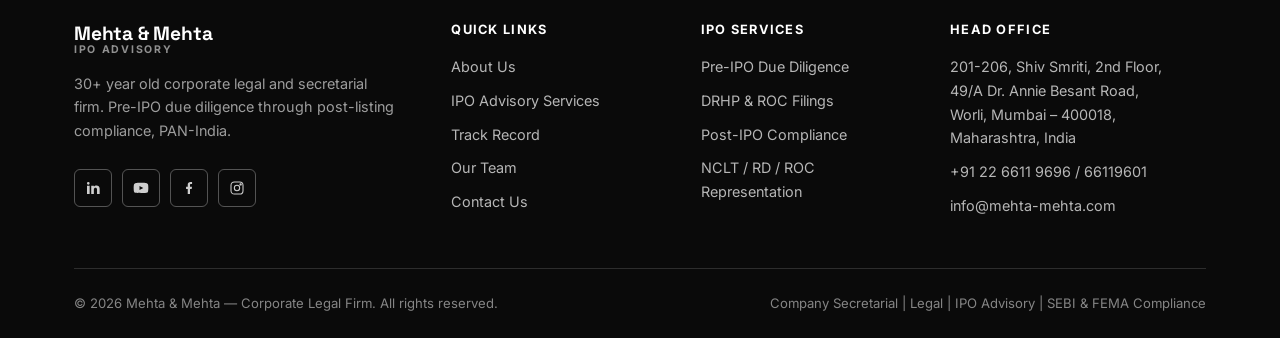
<file: team.html>
<!DOCTYPE html>
<html lang="en">
<head>
<meta charset="UTF-8">
<meta name="viewport" content="width=device-width, initial-scale=1.0">
<title>Our Team | M&amp;M IPO Advisory — Mehta &amp; Mehta</title>
<meta name="description" content="The people behind Mehta & Mehta's IPO Advisory desk — Atul Mehta, Dipti Mehta, Sudhakar Saraswatula, Anil Khatri, Ashwini Inamdar and Sarita Kakani.">
<link rel="icon" href="favicon.svg" type="image/svg+xml">
<link rel="icon" href="favicon-32.png" sizes="32x32" type="image/png">
<link rel="icon" href="favicon-16.png" sizes="16x16" type="image/png">
<link rel="apple-touch-icon" href="apple-touch-icon.png">
<link rel="preconnect" href="https://fonts.googleapis.com">
<link rel="preconnect" href="https://fonts.gstatic.com" crossorigin>
<link href="https://fonts.googleapis.com/css2?family=Space+Grotesk:wght@500;600;700&family=Inter:wght@300;400;500;600;700&display=swap" rel="stylesheet">
<link rel="stylesheet" href="css/style.css">
</head>
<body>

<header class="main-header">
  <div class="nav-wrap">
    <a class="brand" href="index.html">
      <div class="brand-text">
        <span class="name">Mehta <span class="amp">&amp;</span> Mehta</span>
        <span class="tag">IPO Advisory</span>
      </div>
    </a>
    <nav class="nav-links" id="navLinks">
      <a href="index.html" data-page="index.html">Home</a>
      <a href="about.html" data-page="about.html">About Us</a>
      <a href="services.html" data-page="services.html">IPO Services</a>
      <a href="track-record.html" data-page="track-record.html">Track Record</a>
      <a href="team.html" data-page="team.html">Our Team</a>
      <a href="contact.html" data-page="contact.html">Contact Us</a>
      <a class="btn btn-gold btn-sm" href="contact.html">Schedule a Consultation</a>
    </nav>
    <div class="nav-actions">
      <a class="btn btn-gold btn-sm" href="contact.html">Schedule a Consultation</a>
      <button class="nav-toggle" id="navToggle" aria-label="Toggle menu">
        <svg viewBox="0 0 24 24" fill="none" stroke="currentColor" stroke-width="2"><line x1="3" y1="6" x2="21" y2="6"/><line x1="3" y1="12" x2="21" y2="12"/><line x1="3" y1="18" x2="21" y2="18"/></svg>
      </button>
    </div>
  </div>
</header>

<section class="page-hero">
  <div class="container">
    <div class="breadcrumb"><a href="index.html">Home</a> / Our Team</div>
    <h1>Who You'll Actually Work With</h1>
    <p>Each IPO mandate is run directly by the people below — each with decades in corporate law and capital markets.</p>
  </div>
</section>

<section>
  <div class="container">
    <div class="section-head reveal">
      <span class="eyebrow">Founding Partners</span>
      <h2>Atul Mehta &amp; Dipti Mehta</h2>
    </div>
    <div class="grid grid-2">
      <div class="card reveal">
        <div class="team-card">
          <div class="avatar">AM</div>
          <div>
            <h3>Atul Mehta</h3>
            <span class="role">Founding Partner</span>
            <p class="cred">Company Secretary, LL.B, Insolvency Professional</p>
          </div>
        </div>
        <p style="margin-top:16px;">Leads the diligence approach on new IPO mandates. Three decades in corporate law and capital markets. Registered Insolvency Professional.</p>
        <p>Past President, ICSI (2015–16); former Chairman, ICSI Western India Regional Council. Independent Director across several boards, including PSU Bajaj Hindusthan Limited.</p>
        <p class="contact-line">📧 <a href="mailto:atul@mehta-mehta.com">atul@mehta-mehta.com</a> &nbsp;|&nbsp; 📱 +91 98202 23978 &nbsp;|&nbsp; <a href="https://www.linkedin.com/in/cs-atul-mehta-96bb1b12/" target="_blank" rel="noopener">LinkedIn</a></p>
      </div>
      <div class="card reveal">
        <div class="team-card">
          <div class="avatar">DM</div>
          <div>
            <h3>Dipti Mehta</h3>
            <span class="role">Founding Partner</span>
            <p class="cred">Company Secretary, LL.B, Insolvency Professional</p>
          </div>
        </div>
        <p style="margin-top:16px;">Leads SEBI, FEMA and restructuring matters on each mandate. Past work for Franklin Templeton, Deutsche Bank, Standard Chartered, Tata, Birla, L&amp;T and Morgan Stanley.</p>
        <p>Registered Insolvency Professional; has run several CIRPs and liquidations. Faculty at ICSI, ICAI, IBBI and the ICLS Academy.</p>
        <p class="contact-line">📧 <a href="mailto:dipti@mehta-mehta.com">dipti@mehta-mehta.com</a> &nbsp;|&nbsp; 📱 +91 98202 92415 &nbsp;|&nbsp; <a href="https://in.linkedin.com/in/dipti-mehta-63255713" target="_blank" rel="noopener">LinkedIn</a></p>
      </div>
    </div>
  </div>
</section>

<section class="section-cream">
  <div class="container">
    <div class="section-head reveal">
      <span class="eyebrow">Chief Consultant &amp; Advisor</span>
      <h2>Governance, Disclosure &amp; Regulatory Liaison</h2>
    </div>
    <div class="grid grid-2">
      <div class="card reveal">
        <div class="team-card">
          <div class="avatar">SS</div>
          <div>
            <h3>Sudhakar Saraswatula</h3>
            <span class="role">Chief Consultant</span>
            <p class="cred">CS, CA, LL.B</p>
          </div>
        </div>
        <p style="margin-top:16px;">17 years as VP–Corporate Secretarial at Reliance Industries; 15 years as Sr. GM–Finance &amp; Accounts at Berger Paints. Member, ICSI Secretarial Standards Board. Faculty at ICSI, ICAI, ICWAI, ISB, NISM, IIT Roorkee and IIM Mumbai.</p>
        <p class="contact-line">📧 <a href="mailto:sudhakar@mehta-mehta.com">sudhakar@mehta-mehta.com</a> &nbsp;|&nbsp; 📱 +91 81494 99099 &nbsp;|&nbsp; <a href="https://www.linkedin.com/in/sudhakar-saraswatula-706a0225" target="_blank" rel="noopener">LinkedIn</a></p>
      </div>
      <div class="card reveal">
        <div class="team-card">
          <div class="avatar">AK</div>
          <div>
            <h3>Anil Khatri</h3>
            <span class="role">Chief Advisor</span>
            <p class="cred">CS, LL.B, M.Com</p>
          </div>
        </div>
        <p style="margin-top:16px;">14 years as Company Secretary at Tech Mahindra. Leads SEBI and stock-exchange liaison on our mandates. 38+ years across IT, services and manufacturing.</p>
        <p class="contact-line">📧 <a href="mailto:anil.khatri@mehta-mehta.com">anil.khatri@mehta-mehta.com</a> &nbsp;|&nbsp; 📱 +91 98929 08610 &nbsp;|&nbsp; <a href="https://www.linkedin.com/in/anil-khatri-02045267/" target="_blank" rel="noopener">LinkedIn</a></p>
      </div>
    </div>
  </div>
</section>

<section>
  <div class="container">
    <div class="section-head reveal">
      <span class="eyebrow">Senior Partners</span>
      <h2>Listing &amp; Due-Diligence Leads</h2>
    </div>
    <div class="grid grid-2">
      <div class="card reveal">
        <div class="team-card">
          <div class="avatar">AI</div>
          <div>
            <h3>Ashwini Inamdar</h3>
            <span class="role">Senior Partner &amp; Branch Head, Worli</span>
            <p class="cred">Company Secretary, LL.M</p>
          </div>
        </div>
        <p style="margin-top:16px;">Manages a portfolio of 300+ clients, including several top-100 listed companies. Specialises in Listing Agreements, Takeover Regulations and Companies Act matters. Certified POSH trainer; runs Insider Trading and Listing Regulations training for corporates, including SBI.</p>
        <p class="contact-line">📧 <a href="mailto:ashwini.i@mehta-mehta.com">ashwini.i@mehta-mehta.com</a> &nbsp;|&nbsp; 📱 +91 88888 26240 &nbsp;|&nbsp; <a href="https://www.linkedin.com/in/cs-ashwini-inamdar-9993a211/" target="_blank" rel="noopener">LinkedIn</a></p>
      </div>
      <div class="card reveal">
        <div class="team-card">
          <div class="avatar">SK</div>
          <div>
            <h3>Sarita Kakani</h3>
            <span class="role">Partner, Branch Head</span>
            <p class="cred">Company Secretary, LL.M, Ph.D</p>
          </div>
        </div>
        <p style="margin-top:16px;">Doctorate in Commerce &amp; Management. Oversees the branch network outside Pune and Kolhapur. Leads due diligence, securities-law compliance, start-up/SME matters, and Companies Act and restructuring work.</p>
        <p class="contact-line">📧 <a href="mailto:sarita@mehta-mehta.in">sarita@mehta-mehta.in</a> &nbsp;|&nbsp; 📱 +91 98677 71908 &nbsp;|&nbsp; <a href="https://www.linkedin.com/in/saritakakani/" target="_blank" rel="noopener">LinkedIn</a></p>
      </div>
    </div>
  </div>
</section>

<section class="section-cream">
  <div class="container text-center reveal">
    <p style="max-width:640px;margin:0 auto;color:var(--slate);">Beyond the IPO desk: 25+ partners across our branch network, from Kolkata to Bengaluru to Cochin, each handling secretarial, legal and compliance work in their region.</p>
    <a class="btn btn-outline-navy btn-sm" href="contact.html" style="margin-top:18px;">Ask Us Who's Right for Your Mandate →</a>
  </div>
</section>

<section>
  <div class="container">
    <div class="cta-band reveal">
      <span class="eyebrow">Get in Touch</span>
      <h2>Start With a Conversation, Not a Proposal</h2>
      <p>Tell us your timeline. We'll tell you plainly whether we're the right fit.</p>
      <div class="cta-actions">
        <a class="btn btn-gold" href="contact.html">Schedule a Consultation</a>
      </div>
    </div>
  </div>
</section>

<footer class="site-footer">
  <div class="container">
    <div class="footer-grid">
      <div>
        <a class="brand" href="index.html" style="margin-bottom:16px;">
          <div class="brand-text">
            <span class="name">Mehta &amp; Mehta</span>
            <span class="tag">IPO Advisory</span>
          </div>
        </a>
        <p class="desc">30+ year old corporate legal and secretarial firm. Pre-IPO due diligence through post-listing compliance, PAN-India.</p>
        <div class="social-row">
          <a href="https://www.linkedin.com/company/mnmlegal" target="_blank" rel="noopener" aria-label="LinkedIn"><svg viewBox="0 0 24 24" fill="currentColor" width="16" height="16"><path d="M6.94 5a2 2 0 11-4-.002 2 2 0 014 .002zM7 8.48H3V21h4V8.48zm6.32 0H9.34V21h3.94v-6.57c0-3.66 4.77-3.96 4.77 0V21H22v-7.93c0-6.17-7.06-5.94-8.68-2.91V8.48z"/></svg></a>
          <a href="https://www.youtube.com/channel/UCFiho8xrHI4d8hcQgPQEnPQ" target="_blank" rel="noopener" aria-label="YouTube"><svg viewBox="0 0 24 24" fill="currentColor" width="16" height="16"><path d="M23 12s0-3.5-.45-5.17a2.94 2.94 0 00-2.07-2.08C18.8 4.3 12 4.3 12 4.3s-6.8 0-8.48.45A2.94 2.94 0 001.45 6.83C1 8.5 1 12 1 12s0 3.5.45 5.17a2.94 2.94 0 002.07 2.08C5.2 19.7 12 19.7 12 19.7s6.8 0 8.48-.45a2.94 2.94 0 002.07-2.08C23 15.5 23 12 23 12zM9.75 15.02V8.98L15.5 12l-5.75 3.02z"/></svg></a>
          <a href="https://www.facebook.com/mnmlegals" target="_blank" rel="noopener" aria-label="Facebook"><svg viewBox="0 0 24 24" fill="currentColor" width="16" height="16"><path d="M13.5 21v-7.5H16l.5-3.5h-3V7.8c0-1 .3-1.7 1.7-1.7H16.6V3.1C16.3 3 15.3 2.9 14.2 2.9c-2.4 0-4.1 1.5-4.1 4.2v2.9H7.6V13.5h2.5V21h3.4z"/></svg></a>
          <a href="https://www.instagram.com/mehtaandmehta" target="_blank" rel="noopener" aria-label="Instagram"><svg viewBox="0 0 24 24" fill="none" stroke="currentColor" stroke-width="1.6" width="16" height="16"><rect x="3" y="3" width="18" height="18" rx="5"/><circle cx="12" cy="12" r="4"/><circle cx="17.4" cy="6.6" r="1"/></svg></a>
        </div>
      </div>
      <div>
        <h4>Quick Links</h4>
        <ul class="footer-links">
          <li><a href="about.html">About Us</a></li>
          <li><a href="services.html">IPO Advisory Services</a></li>
          <li><a href="track-record.html">Track Record</a></li>
          <li><a href="team.html">Our Team</a></li>
          <li><a href="contact.html">Contact Us</a></li>
        </ul>
      </div>
      <div>
        <h4>IPO Services</h4>
        <ul class="footer-links">
          <li><a href="services.html#pre-ipo">Pre-IPO Due Diligence</a></li>
          <li><a href="services.html#during-ipo">DRHP &amp; ROC Filings</a></li>
          <li><a href="services.html#post-ipo">Post-IPO Compliance</a></li>
          <li><a href="services.html#process">NCLT / RD / ROC Representation</a></li>
        </ul>
      </div>
      <div>
        <h4>Head Office</h4>
        <ul class="footer-links">
          <li>201-206, Shiv Smriti, 2nd Floor,<br>49/A Dr. Annie Besant Road,<br>Worli, Mumbai – 400018, Maharashtra, India</li>
          <li><a href="tel:+912266119696">+91 22 6611 9696</a> / <a href="tel:+912266119601">66119601</a></li>
          <li><a href="mailto:info@mehta-mehta.com">info@mehta-mehta.com</a></li>
        </ul>
      </div>
    </div>
    <div class="footer-bottom">
      <span>© <span id="yearNow"></span> Mehta &amp; Mehta — Corporate Legal Firm. All rights reserved.</span>
      <span>Company Secretarial | Legal | IPO Advisory | SEBI &amp; FEMA Compliance</span>
    </div>
  </div>
</footer>
<script src="js/main.js"></script>
</body>
</html>
</file>
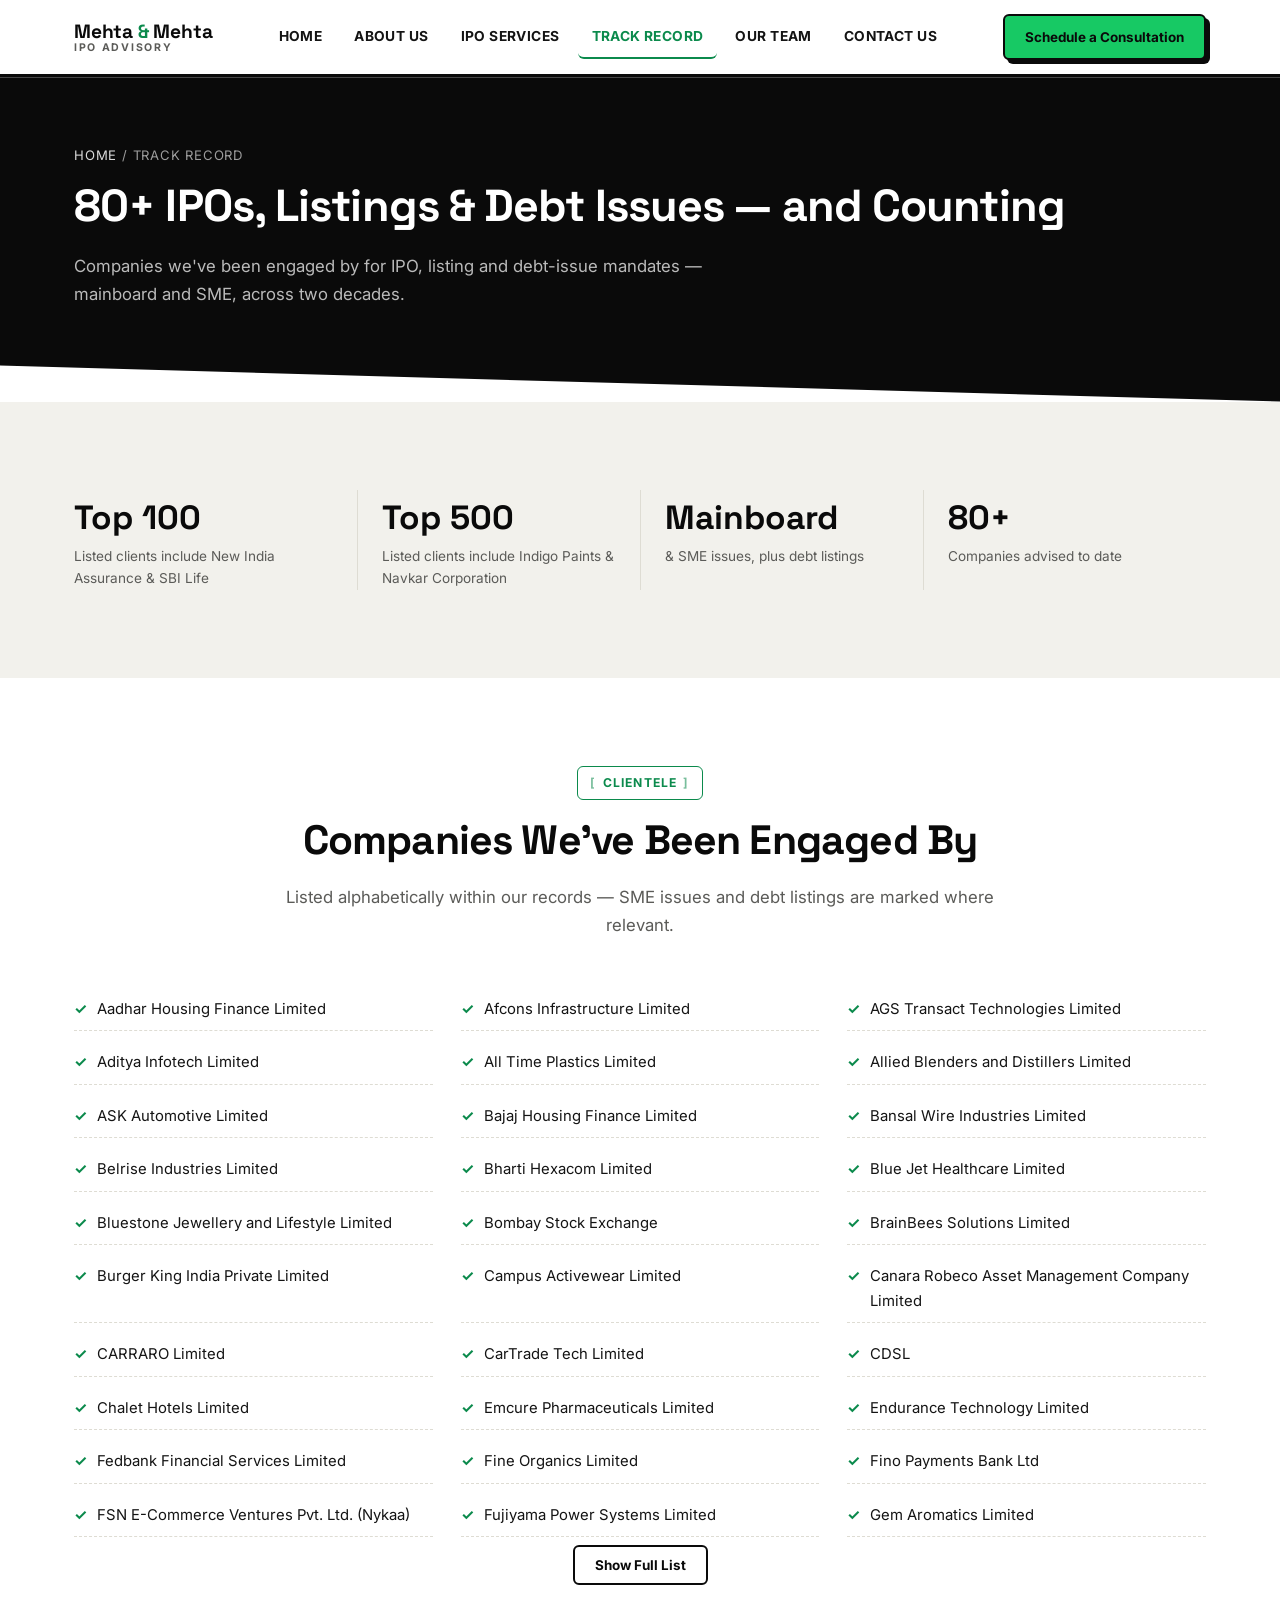
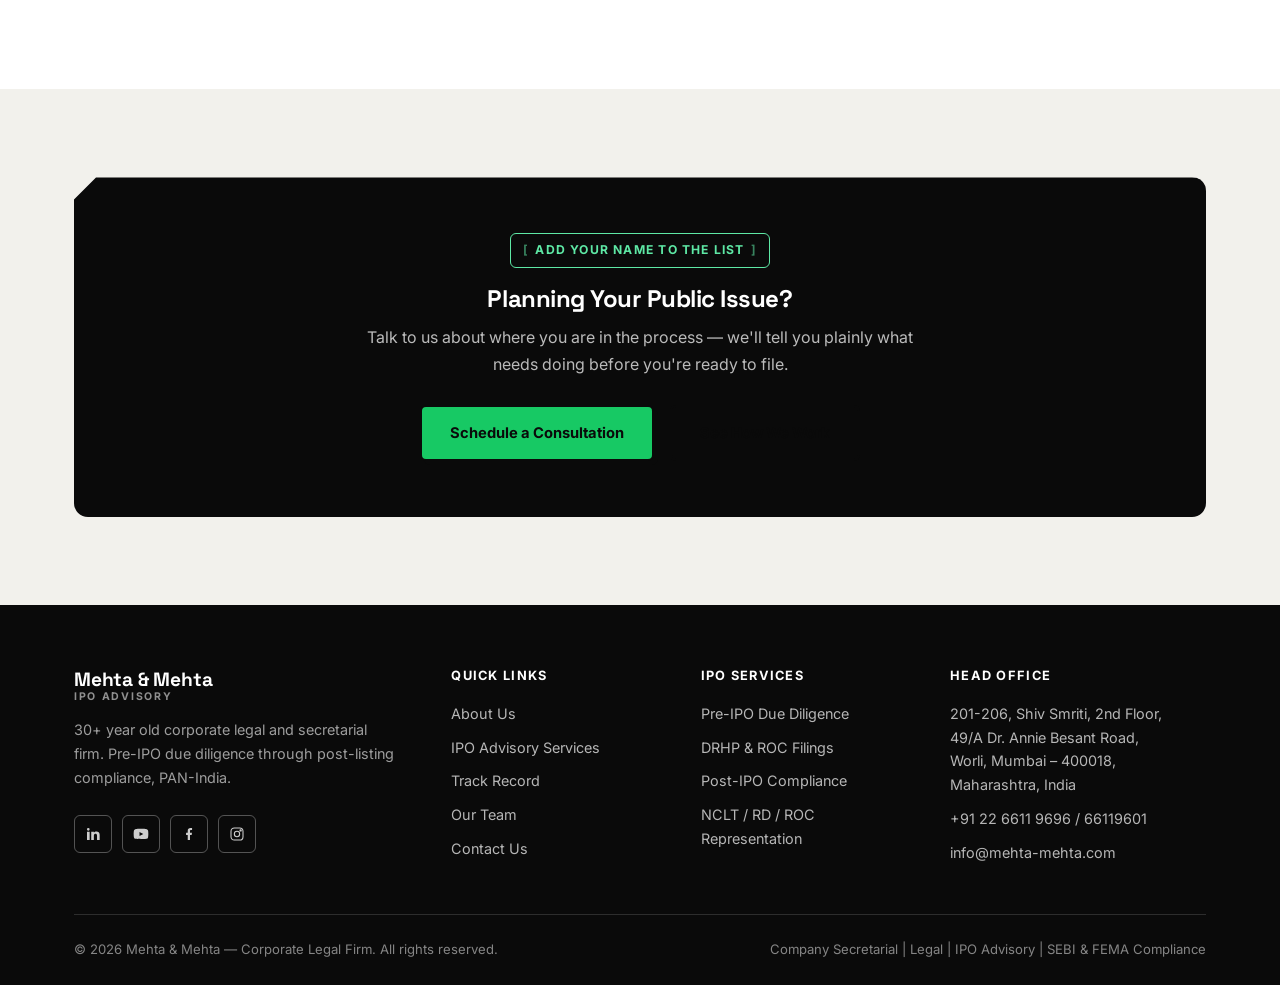
<file: track-record.html>
<!DOCTYPE html>
<html lang="en">
<head>
<meta charset="UTF-8">
<meta name="viewport" content="width=device-width, initial-scale=1.0">
<title>Track Record | M&amp;M IPO Advisory — Mehta &amp; Mehta</title>
<meta name="description" content="80+ IPOs, listings and debt issues advised by Mehta & Mehta, including Nykaa, Bajaj Housing Finance, Waaree Energies, HDB Financial Services, JSW Infrastructure and Macrotech Developers.">
<link rel="icon" href="favicon.svg" type="image/svg+xml">
<link rel="icon" href="favicon-32.png" sizes="32x32" type="image/png">
<link rel="icon" href="favicon-16.png" sizes="16x16" type="image/png">
<link rel="apple-touch-icon" href="apple-touch-icon.png">
<link rel="preconnect" href="https://fonts.googleapis.com">
<link rel="preconnect" href="https://fonts.gstatic.com" crossorigin>
<link href="https://fonts.googleapis.com/css2?family=Space+Grotesk:wght@500;600;700&family=Inter:wght@300;400;500;600;700&display=swap" rel="stylesheet">
<link rel="stylesheet" href="css/style.css">
</head>
<body>

<header class="main-header">
  <div class="nav-wrap">
    <a class="brand" href="index.html">
      <div class="brand-text">
        <span class="name">Mehta <span class="amp">&amp;</span> Mehta</span>
        <span class="tag">IPO Advisory</span>
      </div>
    </a>
    <nav class="nav-links" id="navLinks">
      <a href="index.html" data-page="index.html">Home</a>
      <a href="about.html" data-page="about.html">About Us</a>
      <a href="services.html" data-page="services.html">IPO Services</a>
      <a href="track-record.html" data-page="track-record.html">Track Record</a>
      <a href="team.html" data-page="team.html">Our Team</a>
      <a href="contact.html" data-page="contact.html">Contact Us</a>
      <a class="btn btn-gold btn-sm" href="contact.html">Schedule a Consultation</a>
    </nav>
    <div class="nav-actions">
      <a class="btn btn-gold btn-sm" href="contact.html">Schedule a Consultation</a>
      <button class="nav-toggle" id="navToggle" aria-label="Toggle menu">
        <svg viewBox="0 0 24 24" fill="none" stroke="currentColor" stroke-width="2"><line x1="3" y1="6" x2="21" y2="6"/><line x1="3" y1="12" x2="21" y2="12"/><line x1="3" y1="18" x2="21" y2="18"/></svg>
      </button>
    </div>
  </div>
</header>

<section class="page-hero">
  <div class="container">
    <div class="breadcrumb"><a href="index.html">Home</a> / Track Record</div>
    <h1>80+ IPOs, Listings &amp; Debt Issues — and Counting</h1>
    <p>Companies we've been engaged by for IPO, listing and debt-issue mandates — mainboard and SME, across two decades.</p>
  </div>
</section>

<section class="section-cream">
  <div class="container">
    <div class="stats-strip reveal">
      <div><div class="stat-num">Top 100</div><div class="stat-label">Listed clients include New India Assurance &amp; SBI Life</div></div>
      <div><div class="stat-num">Top 500</div><div class="stat-label">Listed clients include Indigo Paints &amp; Navkar Corporation</div></div>
      <div><div class="stat-num">Mainboard</div><div class="stat-label">&amp; SME issues, plus debt listings</div></div>
      <div><div class="stat-num">80+</div><div class="stat-label">Companies advised to date</div></div>
    </div>
  </div>
</section>

<section>
  <div class="container">
    <div class="section-head reveal">
      <span class="eyebrow">Clientele</span>
      <h2>Companies We've Been Engaged By</h2>
      <p>Listed alphabetically within our records — SME issues and debt listings are marked where relevant.</p>
    </div>
    <ul class="client-grid collapsed reveal" id="clientGrid">
      <li><span class="tick">✓</span>Aadhar Housing Finance Limited</li>
      <li><span class="tick">✓</span>Afcons Infrastructure Limited</li>
      <li><span class="tick">✓</span>AGS Transact Technologies Limited</li>
      <li><span class="tick">✓</span>Aditya Infotech Limited</li>
      <li><span class="tick">✓</span>All Time Plastics Limited</li>
      <li><span class="tick">✓</span>Allied Blenders and Distillers Limited</li>
      <li><span class="tick">✓</span>ASK Automotive Limited</li>
      <li><span class="tick">✓</span>Bajaj Housing Finance Limited</li>
      <li><span class="tick">✓</span>Bansal Wire Industries Limited</li>
      <li><span class="tick">✓</span>Belrise Industries Limited</li>
      <li><span class="tick">✓</span>Bharti Hexacom Limited</li>
      <li><span class="tick">✓</span>Blue Jet Healthcare Limited</li>
      <li><span class="tick">✓</span>Bluestone Jewellery and Lifestyle Limited</li>
      <li><span class="tick">✓</span>Bombay Stock Exchange</li>
      <li><span class="tick">✓</span>BrainBees Solutions Limited</li>
      <li><span class="tick">✓</span>Burger King India Private Limited</li>
      <li><span class="tick">✓</span>Campus Activewear Limited</li>
      <li><span class="tick">✓</span>Canara Robeco Asset Management Company Limited</li>
      <li><span class="tick">✓</span>CARRARO Limited</li>
      <li><span class="tick">✓</span>CarTrade Tech Limited</li>
      <li><span class="tick">✓</span>CDSL</li>
      <li><span class="tick">✓</span>Chalet Hotels Limited</li>
      <li><span class="tick">✓</span>Emcure Pharmaceuticals Limited</li>
      <li><span class="tick">✓</span>Endurance Technology Limited</li>
      <li><span class="tick">✓</span>Fedbank Financial Services Limited</li>
      <li><span class="tick">✓</span>Fine Organics Limited</li>
      <li><span class="tick">✓</span>Fino Payments Bank Ltd</li>
      <li><span class="tick">✓</span>FSN E-Commerce Ventures Pvt. Ltd. (Nykaa)</li>
      <li><span class="tick">✓</span>Fujiyama Power Systems Limited</li>
      <li><span class="tick">✓</span>Gem Aromatics Limited</li>
      <li><span class="tick">✓</span>General Insurance Company</li>
      <li><span class="tick">✓</span>GNG Electronics Limited</li>
      <li><span class="tick">✓</span>Godrej Agrovet Limited</li>
      <li><span class="tick">✓</span>Glenmark Life Sciences Limited</li>
      <li><span class="tick">✓</span>HDB Financial Services Limited</li>
      <li><span class="tick">✓</span>ICICI Lombard</li>
      <li><span class="tick">✓</span>ICICI Prudential</li>
      <li><span class="tick">✓</span>ICICI Securities</li>
      <li><span class="tick">✓</span>IndoStar Capital Finance Limited</li>
      <li><span class="tick">✓</span>India Shelter Finance Corporation Ltd</li>
      <li><span class="tick">✓</span>Innova Captab Limited</li>
      <li><span class="tick">✓</span>Innovators Façade Systems Limited (SME)</li>
      <li><span class="tick">✓</span>International Gemological Institute (India) Limited</li>
      <li><span class="tick">✓</span>JM Financial Limited (Debt Listing)</li>
      <li><span class="tick">✓</span>Juniper Hotels Private Limited</li>
      <li><span class="tick">✓</span>JSW Cements Limited</li>
      <li><span class="tick">✓</span>JSW Infrastructure Limited</li>
      <li><span class="tick">✓</span>Keystone Realtors Ltd (Rustomjee Group)</li>
      <li><span class="tick">✓</span>KSH International Limited</li>
      <li><span class="tick">✓</span>Laxmi Organic Industries Limited</li>
      <li><span class="tick">✓</span>Macrotech Developers Limited</li>
      <li><span class="tick">✓</span>Mahindra Logistic Limited</li>
      <li><span class="tick">✓</span>Manorama Industries Limited</li>
      <li><span class="tick">✓</span>Metro Brands Limited</li>
      <li><span class="tick">✓</span>Muthoot Microfin Limited</li>
      <li><span class="tick">✓</span>NTPC Green Energy Limited</li>
      <li><span class="tick">✓</span>Nuvoco Vista Corp Limited</li>
      <li><span class="tick">✓</span>One Point Solution Limited (SME)</li>
      <li><span class="tick">✓</span>Pine Labs Limited</li>
      <li><span class="tick">✓</span>Protean eGov Technologies Limited</li>
      <li><span class="tick">✓</span>R R Kabel Limited</li>
      <li><span class="tick">✓</span>Rashi Peripherals Limited</li>
      <li><span class="tick">✓</span>Reliance Nippon Asset Management Limited</li>
      <li><span class="tick">✓</span>Rishabh Instruments Limited</li>
      <li><span class="tick">✓</span>Route Mobile Ltd</li>
      <li><span class="tick">✓</span>Rubicon Research Limited</li>
      <li><span class="tick">✓</span>Sapphire Foods India Limited</li>
      <li><span class="tick">✓</span>SBFC Finance Limited</li>
      <li><span class="tick">✓</span>Schloss Bangalore Limited</li>
      <li><span class="tick">✓</span>Shiv Texchem Limited (SME)</li>
      <li><span class="tick">✓</span>Sula Vineyards Limited</li>
      <li><span class="tick">✓</span>Supriya Lifescience Limited</li>
      <li><span class="tick">✓</span>Suryoday Small Finance Bank Limited</li>
      <li><span class="tick">✓</span>Tarsons Products Limited</li>
      <li><span class="tick">✓</span>Tenneco Clean Air India Limited</li>
      <li><span class="tick">✓</span>Transrail Lighting Limited</li>
      <li><span class="tick">✓</span>UTI Asset Management Limited</li>
      <li><span class="tick">✓</span>Varroc Engineering Limited</li>
      <li><span class="tick">✓</span>Ventiv Hospitality Limited</li>
      <li><span class="tick">✓</span>Waaree Energies Limited</li>
      <li><span class="tick">✓</span>Yatra Online Limited</li>
    </ul>
    <p class="text-center" style="margin-top:8px;"><button id="showMoreClients" class="btn btn-outline-navy btn-sm">Show Full List</button></p>
  </div>
</section>

<section class="section-cream">
  <div class="container">
    <div class="cta-band reveal">
      <span class="eyebrow">Add Your Name to the List</span>
      <h2>Planning Your Public Issue?</h2>
      <p>Talk to us about where you are in the process — we'll tell you plainly what needs doing before you're ready to file.</p>
      <div class="cta-actions">
        <a class="btn btn-gold" href="contact.html">Schedule a Consultation</a>
        <a class="btn btn-outline-navy" href="services.html">See How We Work</a>
      </div>
    </div>
  </div>
</section>

<footer class="site-footer">
  <div class="container">
    <div class="footer-grid">
      <div>
        <a class="brand" href="index.html" style="margin-bottom:16px;">
          <div class="brand-text">
            <span class="name">Mehta &amp; Mehta</span>
            <span class="tag">IPO Advisory</span>
          </div>
        </a>
        <p class="desc">30+ year old corporate legal and secretarial firm. Pre-IPO due diligence through post-listing compliance, PAN-India.</p>
        <div class="social-row">
          <a href="https://www.linkedin.com/company/mnmlegal" target="_blank" rel="noopener" aria-label="LinkedIn"><svg viewBox="0 0 24 24" fill="currentColor" width="16" height="16"><path d="M6.94 5a2 2 0 11-4-.002 2 2 0 014 .002zM7 8.48H3V21h4V8.48zm6.32 0H9.34V21h3.94v-6.57c0-3.66 4.77-3.96 4.77 0V21H22v-7.93c0-6.17-7.06-5.94-8.68-2.91V8.48z"/></svg></a>
          <a href="https://www.youtube.com/channel/UCFiho8xrHI4d8hcQgPQEnPQ" target="_blank" rel="noopener" aria-label="YouTube"><svg viewBox="0 0 24 24" fill="currentColor" width="16" height="16"><path d="M23 12s0-3.5-.45-5.17a2.94 2.94 0 00-2.07-2.08C18.8 4.3 12 4.3 12 4.3s-6.8 0-8.48.45A2.94 2.94 0 001.45 6.83C1 8.5 1 12 1 12s0 3.5.45 5.17a2.94 2.94 0 002.07 2.08C5.2 19.7 12 19.7 12 19.7s6.8 0 8.48-.45a2.94 2.94 0 002.07-2.08C23 15.5 23 12 23 12zM9.75 15.02V8.98L15.5 12l-5.75 3.02z"/></svg></a>
          <a href="https://www.facebook.com/mnmlegals" target="_blank" rel="noopener" aria-label="Facebook"><svg viewBox="0 0 24 24" fill="currentColor" width="16" height="16"><path d="M13.5 21v-7.5H16l.5-3.5h-3V7.8c0-1 .3-1.7 1.7-1.7H16.6V3.1C16.3 3 15.3 2.9 14.2 2.9c-2.4 0-4.1 1.5-4.1 4.2v2.9H7.6V13.5h2.5V21h3.4z"/></svg></a>
          <a href="https://www.instagram.com/mehtaandmehta" target="_blank" rel="noopener" aria-label="Instagram"><svg viewBox="0 0 24 24" fill="none" stroke="currentColor" stroke-width="1.6" width="16" height="16"><rect x="3" y="3" width="18" height="18" rx="5"/><circle cx="12" cy="12" r="4"/><circle cx="17.4" cy="6.6" r="1"/></svg></a>
        </div>
      </div>
      <div>
        <h4>Quick Links</h4>
        <ul class="footer-links">
          <li><a href="about.html">About Us</a></li>
          <li><a href="services.html">IPO Advisory Services</a></li>
          <li><a href="track-record.html">Track Record</a></li>
          <li><a href="team.html">Our Team</a></li>
          <li><a href="contact.html">Contact Us</a></li>
        </ul>
      </div>
      <div>
        <h4>IPO Services</h4>
        <ul class="footer-links">
          <li><a href="services.html#pre-ipo">Pre-IPO Due Diligence</a></li>
          <li><a href="services.html#during-ipo">DRHP &amp; ROC Filings</a></li>
          <li><a href="services.html#post-ipo">Post-IPO Compliance</a></li>
          <li><a href="services.html#process">NCLT / RD / ROC Representation</a></li>
        </ul>
      </div>
      <div>
        <h4>Head Office</h4>
        <ul class="footer-links">
          <li>201-206, Shiv Smriti, 2nd Floor,<br>49/A Dr. Annie Besant Road,<br>Worli, Mumbai – 400018, Maharashtra, India</li>
          <li><a href="tel:+912266119696">+91 22 6611 9696</a> / <a href="tel:+912266119601">66119601</a></li>
          <li><a href="mailto:info@mehta-mehta.com">info@mehta-mehta.com</a></li>
        </ul>
      </div>
    </div>
    <div class="footer-bottom">
      <span>© <span id="yearNow"></span> Mehta &amp; Mehta — Corporate Legal Firm. All rights reserved.</span>
      <span>Company Secretarial | Legal | IPO Advisory | SEBI &amp; FEMA Compliance</span>
    </div>
  </div>
</footer>
<script src="js/main.js"></script>
</body>
</html>
</file>
<file: css/style.css>
/* ============================================================
   M&M IPO Advisory — stylesheet
   Bold modern: ink black + signal-green accent, hard edges,
   diagonal color-blocked sections, ticker-style stat bars.
   ============================================================ */

:root {
  --navy-dark:  #0A0A0A;
  --navy:       #0A0A0A;
  --navy-mid:   #1C1C1C;
  --navy-light: #3A3A3A;

  --gold-dark:  #0B8A4C;
  --gold:       #17C964;
  --gold-light: #5EE8A5;

  --cream:      #F2F1EC;
  --border:     #DEDCD3;
  --border-light: #EAE8E1;

  --slate-dark: #141414;
  --slate:      #5B5B58;
  --white:      #FFFFFF;

  --radius:     6px;
  --radius-lg:  10px;
  --radius-xl:  14px;

  --shadow-sm:  0 1px 0 rgba(10,10,10,.05);
  --shadow-md:  6px 6px 0 rgba(10,10,10,.10);
  --shadow-lg:  10px 10px 0 rgba(10,10,10,.14);

  --font-serif: 'Space Grotesk', 'Inter', system-ui, sans-serif;
  --font-sans:  'Inter', system-ui, -apple-system, sans-serif;

  --transition: all .22s cubic-bezier(.4,0,.2,1);
}

* { box-sizing: border-box; }
html { scroll-behavior: smooth; }

body {
  margin: 0;
  font-family: var(--font-sans);
  color: var(--slate-dark);
  background: var(--white);
  line-height: 1.65;
  -webkit-font-smoothing: antialiased;
}

h1, h2, h3, h4, .serif {
  font-family: var(--font-serif);
  color: var(--navy);
  line-height: 1.12;
  letter-spacing: -.02em;
  font-weight: 700;
  margin: 0 0 .5em;
}

p { margin: 0 0 1em; }
a { color: inherit; text-decoration: none; }
img { max-width: 100%; display: block; }
ul { margin: 0; padding: 0; list-style: none; }

.container {
  width: 100%;
  max-width: 1180px;
  margin: 0 auto;
  padding: 0 24px;
}

section { padding: 88px 0; }
@media (max-width: 768px) { section { padding: 56px 0; } }

.section-cream { background: var(--cream); }
.section-navy {
  background: var(--navy);
  color: var(--white);
}
.section-navy h1, .section-navy h2, .section-navy h3 { color: var(--white); }

.eyebrow {
  display: inline-flex;
  align-items: center;
  gap: 6px;
  font-family: var(--font-sans);
  font-weight: 700;
  font-size: .76rem;
  letter-spacing: .1em;
  text-transform: uppercase;
  color: var(--gold-dark);
  background: transparent;
  border: 1.5px solid var(--gold-dark);
  padding: 6px 12px;
  border-radius: var(--radius);
  margin-bottom: 18px;
}
.eyebrow::before { content: "["; opacity: .55; }
.eyebrow::after { content: "]"; opacity: .55; }
.section-navy .eyebrow, .eyebrow-light {
  color: var(--gold-light);
  border-color: var(--gold-light);
}

.section-head { max-width: 720px; margin: 0 auto 48px; text-align: center; }
.section-head h2 { font-size: clamp(1.8rem, 3.2vw, 2.6rem); }
.section-head p { color: var(--slate); font-size: 1.05rem; }
.section-navy .section-head p { color: rgba(255,255,255,.75); }

/* ---------- Buttons ---------- */
.btn {
  display: inline-flex;
  align-items: center;
  justify-content: center;
  gap: 8px;
  font-family: var(--font-sans);
  font-weight: 700;
  font-size: .92rem;
  padding: 14px 28px;
  border-radius: var(--radius);
  border: 2px solid var(--navy);
  cursor: pointer;
  transition: var(--transition);
  white-space: nowrap;
}
.btn-gold {
  background: var(--gold);
  border-color: var(--navy);
  color: var(--navy);
  box-shadow: 4px 4px 0 var(--navy);
}
.btn-gold:hover { transform: translate(-2px,-2px); box-shadow: 6px 6px 0 var(--navy); }
.btn-outline-light {
  border-color: rgba(255,255,255,.6);
  color: var(--white);
  background: transparent;
}
.btn-outline-light:hover { background: var(--white); color: var(--navy); border-color: var(--white); }
.btn-outline-navy {
  border-color: var(--navy);
  color: var(--navy);
  background: transparent;
}
.btn-outline-navy:hover { background: var(--navy); color: var(--white); }
.btn-sm { padding: 10px 20px; font-size: .84rem; }
.btn-block { width: 100%; }

/* ---------- Header / Nav ---------- */
.main-header {
  position: sticky;
  top: 0;
  z-index: 999;
  background: var(--white);
  border-bottom: 3px solid var(--navy);
}
.nav-wrap {
  display: flex;
  align-items: center;
  justify-content: space-between;
  padding: 14px 24px;
  max-width: 1180px;
  margin: 0 auto;
}
.brand { display: flex; align-items: center; gap: 12px; }
.brand-text { line-height: 1.1; }
.brand-text .name {
  font-family: var(--font-serif);
  font-weight: 700;
  font-size: 1.2rem;
  letter-spacing: -.01em;
  color: var(--navy);
}
.brand-text .name .amp { color: var(--gold-dark); }
.brand-text .tag {
  display: block;
  font-size: .66rem;
  letter-spacing: .16em;
  text-transform: uppercase;
  color: var(--slate);
  font-weight: 700;
}

.nav-links { display: flex; align-items: center; gap: 4px; }
.nav-links a {
  padding: 10px 14px;
  font-size: .86rem;
  font-weight: 700;
  text-transform: uppercase;
  letter-spacing: .03em;
  color: var(--slate-dark);
  border-radius: var(--radius);
  border-bottom: 2px solid transparent;
  transition: var(--transition);
}
.nav-links a:hover, .nav-links a.active { color: var(--gold-dark); border-bottom-color: var(--gold-dark); }
.nav-links .btn-gold { display: none; }
.nav-actions { display: flex; align-items: center; gap: 14px; }
.nav-toggle {
  display: none;
  background: none; border: none; cursor: pointer;
  width: 40px; height: 40px;
  color: var(--navy);
}
.nav-toggle svg { width: 26px; height: 26px; }

@media (max-width: 960px) {
  .nav-links {
    position: fixed;
    top: 72px; left: 0; right: 0;
    height: calc(100vh - 72px);
    background: var(--white);
    flex-direction: column;
    align-items: stretch;
    padding: 20px 24px;
    gap: 4px;
    transform: translateY(-12px);
    opacity: 0;
    pointer-events: none;
    transition: var(--transition);
    overflow-y: auto;
  }
  .nav-links.open { transform: translateY(0); opacity: 1; pointer-events: auto; }
  .nav-links a { padding: 14px 16px; font-size: 1rem; }
  .nav-actions .btn-gold { display: none; }
  .nav-links .btn-gold { display: inline-flex; margin-top: 10px; }
  .nav-toggle { display: inline-flex; align-items: center; justify-content: center; }
}

/* ---------- Hero (home) ---------- */
.hero {
  position: relative;
  padding: 120px 0 130px;
  background: var(--navy);
  color: var(--white);
  overflow: hidden;
  clip-path: polygon(0 0, 100% 0, 100% calc(100% - 56px), 0 100%);
}
.hero-decor {
  position: absolute;
  top: -6%; right: -2%;
  font-family: var(--font-serif);
  font-weight: 700;
  font-size: clamp(8rem, 22vw, 20rem);
  line-height: 1;
  color: transparent;
  -webkit-text-stroke: 1.5px rgba(255,255,255,.08);
  letter-spacing: -.04em;
  pointer-events: none;
  user-select: none;
  z-index: 0;
}
.hero-content { position: relative; z-index: 1; }
.hero h1 { color: var(--white); font-size: clamp(2.3rem, 4.8vw, 3.7rem); max-width: 800px; }
.hero .accent-text { color: var(--gold); }
.hero .lead { font-size: 1.15rem; color: rgba(255,255,255,.72); max-width: 620px; }
.hero-actions { display: flex; gap: 16px; flex-wrap: wrap; margin-top: 32px; }

@media (max-width: 700px) {
  .hero { clip-path: polygon(0 0, 100% 0, 100% calc(100% - 28px), 0 100%); padding: 96px 0 96px; }
}

/* ---------- Stats bar (full-width ticker strip) ---------- */
.stats-bar {
  background: var(--cream);
  border-bottom: 1px solid var(--border);
}
.stats-bar-inner {
  display: grid;
  grid-template-columns: repeat(4, 1fr);
  padding: 40px 24px;
}
.stats-bar-inner > div {
  padding: 0 20px;
  border-left: 1px solid var(--border);
}
.stats-bar-inner > div:first-child { border-left: none; padding-left: 0; }
.stats-bar .stat-num { display: block; font-family: var(--font-serif); font-size: 2.1rem; font-weight: 700; color: var(--navy); white-space: nowrap; }
.stats-bar .stat-label { display: block; font-size: .8rem; color: var(--slate); letter-spacing: .01em; line-height: 1.35; margin-top: 4px; }
@media (max-width: 700px) {
  .stats-bar-inner { grid-template-columns: repeat(2, 1fr); gap: 24px 0; }
  .stats-bar-inner > div:nth-child(2n+1) { border-left: none; padding-left: 0; }
  .stats-bar-inner > div:nth-child(n+3) { border-left: none; padding-left: 0; border-top: 1px solid var(--border); padding-top: 20px; }
}

/* legacy hero-grid/hero-stats selectors kept for safety, unused on redesigned hero */
.hero-grid { position: relative; z-index: 1; display: grid; grid-template-columns: 1fr 1.05fr; gap: 40px; align-items: start; }
.hero-visual { display: flex; justify-content: center; }
.hero-visual svg { width: 100%; max-width: 100%; height: auto; }
.hero-inner { max-width: none; }
@media (max-width: 900px) { .hero-grid { grid-template-columns: 1fr; gap: 32px; } .hero-visual svg { max-width: 340px; } }
.hero-stats { position: relative; z-index: 1; display: grid; grid-template-columns: repeat(4, 1fr); gap: 32px; margin-top: 56px; padding-top: 40px; border-top: 1px solid rgba(255,255,255,.15); }
.hero-stats .stat-num { font-family: var(--font-serif); font-size: 2.2rem; font-weight: 700; color: var(--gold); white-space: nowrap; }
.hero-stats .stat-label { font-size: .85rem; color: rgba(255,255,255,.7); letter-spacing: .01em; line-height: 1.35; }
@media (max-width: 700px) { .hero-stats { grid-template-columns: repeat(2, 1fr); gap: 24px; } }

/* ---------- Page header (inner pages) ---------- */
.page-hero {
  padding: 68px 0 76px;
  background: var(--navy);
  color: var(--white);
  clip-path: polygon(0 0, 100% 0, 100% 100%, 0 calc(100% - 36px));
}
.page-hero .breadcrumb { font-size: .82rem; color: rgba(255,255,255,.6); margin-bottom: 14px; text-transform: uppercase; letter-spacing: .06em; }
.page-hero .breadcrumb a { color: rgba(255,255,255,.85); }
.page-hero .breadcrumb a:hover { color: var(--gold); }
.page-hero h1 { color: var(--white); font-size: clamp(2rem, 3.8vw, 2.8rem); }
.page-hero p { color: rgba(255,255,255,.72); max-width: 680px; font-size: 1.05rem; }

/* ---------- Cards / grids ---------- */
.grid { display: grid; gap: 24px; }
.grid-2 { grid-template-columns: repeat(2, 1fr); }
.grid-3 { grid-template-columns: repeat(3, 1fr); }
.grid-4 { grid-template-columns: repeat(4, 1fr); }
@media (max-width: 900px) { .grid-3, .grid-4 { grid-template-columns: repeat(2, 1fr); } }
@media (max-width: 600px) { .grid-2, .grid-3, .grid-4 { grid-template-columns: 1fr; } }

.card {
  background: var(--white);
  border: 1.5px solid var(--navy);
  border-radius: var(--radius);
  padding: 30px;
  box-shadow: var(--shadow-sm);
  transition: var(--transition);
}
.card:hover { box-shadow: 6px 6px 0 var(--navy); transform: translate(-3px,-3px); }
.card .icon-badge {
  width: 48px; height: 48px;
  border-radius: var(--radius);
  background: var(--navy);
  color: var(--gold);
  display: flex; align-items: center; justify-content: center;
  margin-bottom: 18px;
  font-size: 1.3rem;
}
.card h3 { font-size: 1.12rem; margin-bottom: 10px; }
.card p { color: var(--slate); font-size: .95rem; margin-bottom: 0; }

/* ---------- Timeline (Pre / During / Post IPO) ---------- */
.timeline-3 { display: grid; grid-template-columns: repeat(3, 1fr); gap: 24px; }
@media (max-width: 900px) { .timeline-3 { grid-template-columns: 1fr; } }
.timeline-col {
  background: var(--white);
  border-radius: var(--radius);
  border: 1.5px solid var(--navy);
  box-shadow: var(--shadow-sm);
  overflow: hidden;
}
.timeline-col .tl-head {
  padding: 20px 24px;
  font-family: var(--font-serif);
  font-weight: 700;
  font-size: 1.1rem;
  color: var(--white);
  background: var(--navy);
  border-bottom: 3px solid var(--gold);
}
.timeline-col.during .tl-head { background: var(--gold-dark); border-bottom-color: var(--navy); }
.timeline-col ul { padding: 22px 24px 26px; }
.timeline-col li {
  position: relative;
  padding-left: 22px;
  margin-bottom: 13px;
  font-size: .93rem;
  color: var(--slate-dark);
}
.timeline-col li::before {
  content: "";
  position: absolute; left: 0; top: 7px;
  width: 8px; height: 8px;
  background: var(--gold-dark);
}
.timeline-col li:last-child { margin-bottom: 0; }

/* ---------- Team ---------- */
.team-card { display: flex; gap: 20px; align-items: flex-start; }
.avatar {
  width: 72px; height: 72px;
  border-radius: var(--radius);
  background: var(--navy);
  color: var(--gold);
  font-family: var(--font-serif);
  font-weight: 700;
  font-size: 1.35rem;
  display: flex; align-items: center; justify-content: center;
  flex-shrink: 0;
}
.team-card h3 { font-size: 1.1rem; margin-bottom: 2px; }
.team-card .role { color: var(--gold-dark); font-weight: 700; font-size: .85rem; margin-bottom: 8px; display: block; }
.team-card .cred { color: var(--slate); font-size: .82rem; margin-bottom: 10px; }
.team-card .contact-line { font-size: .82rem; color: var(--slate); }
.team-card .contact-line a:hover { color: var(--gold-dark); text-decoration: underline; }

/* ---------- Stats strip ---------- */
.stats-strip {
  display: grid;
  grid-template-columns: repeat(4, 1fr);
  gap: 0;
  text-align: left;
}
@media (max-width: 700px) { .stats-strip { grid-template-columns: repeat(2, 1fr); } }
.stats-strip > div { padding: 0 24px; border-left: 1px solid var(--border); }
.stats-strip > div:first-child { border-left: none; padding-left: 0; }
.stats-strip .stat-num { font-family: var(--font-serif); font-size: 2.1rem; font-weight: 700; color: var(--navy); }
.stats-strip .stat-label { color: var(--slate); font-size: .85rem; }

/* ---------- Values ---------- */
.value-chip {
  display: inline-flex; align-items: center; gap: 8px;
  padding: 10px 18px;
  border-radius: var(--radius);
  background: var(--white);
  border: 1.5px solid var(--navy);
  font-weight: 700; font-size: .9rem;
  color: var(--navy);
}
.value-chip .dot { width: 8px; height: 8px; background: var(--gold); }

/* ---------- Clientele grid ---------- */
.client-grid {
  display: grid;
  grid-template-columns: repeat(3, 1fr);
  gap: 10px 28px;
}
@media (max-width: 900px) { .client-grid { grid-template-columns: repeat(2, 1fr); } }
@media (max-width: 560px) { .client-grid { grid-template-columns: 1fr; } }
.client-grid li {
  display: flex; align-items: flex-start; gap: 10px;
  padding: 9px 0;
  border-bottom: 1px dashed var(--border);
  font-size: .93rem;
  color: var(--slate-dark);
}
.client-grid li .tick { color: var(--gold-dark); font-weight: 700; flex-shrink: 0; }
.client-grid.collapsed li:nth-child(n+31) { display: none; }

.hallmark-strip {
  display: flex; flex-wrap: wrap; gap: 12px; justify-content: center;
}
.hallmark-strip span {
  background: var(--white);
  border: 1.5px solid var(--navy);
  border-radius: var(--radius);
  padding: 9px 18px;
  font-size: .86rem;
  font-weight: 700;
  color: var(--navy);
  transition: var(--transition);
}
.hallmark-strip span:hover { background: var(--navy); color: var(--white); }

/* ---------- Timeline steps (about page) ---------- */
.milestones { position: relative; padding-left: 28px; border-left: 3px solid var(--navy); }
.milestone { position: relative; padding-bottom: 34px; }
.milestone:last-child { padding-bottom: 0; }
.milestone::before {
  content: "";
  position: absolute; left: -37px; top: 2px;
  width: 12px; height: 12px;
  background: var(--gold); border: 3px solid var(--white);
  box-shadow: 0 0 0 2px var(--navy);
}
.milestone .yr { font-family: var(--font-serif); font-weight: 700; color: var(--navy); font-size: 1.05rem; }
.milestone p { color: var(--slate); margin-top: 4px; font-size: .95rem; }

/* ---------- Branch list ---------- */
.branch-pills { display: flex; flex-wrap: wrap; gap: 10px; }
.branch-pills span {
  background: var(--white);
  border: 1.5px solid var(--navy);
  color: var(--navy);
  font-size: .84rem;
  font-weight: 700;
  padding: 8px 16px;
  border-radius: var(--radius);
}

/* ---------- Contact ---------- */
.contact-grid { display: grid; grid-template-columns: 1fr 1.1fr; gap: 44px; }
@media (max-width: 900px) { .contact-grid { grid-template-columns: 1fr; } }
.contact-info-card {
  background: var(--navy);
  border: 1.5px solid var(--navy);
  color: var(--white);
  border-radius: var(--radius);
  padding: 36px;
  box-shadow: none;
}
.contact-info-card h3 { color: var(--white); }
.contact-row { display: flex; gap: 14px; margin-bottom: 22px; align-items: flex-start; }
.contact-row .ci-icon {
  width: 40px; height: 40px; border-radius: var(--radius);
  background: rgba(23,201,100,.16);
  color: var(--gold);
  display: flex; align-items: center; justify-content: center;
  flex-shrink: 0;
}
.contact-row .ci-label { font-size: .78rem; text-transform: uppercase; letter-spacing: .08em; color: rgba(255,255,255,.55); margin-bottom: 3px; }
.contact-row div { color: rgba(255,255,255,.85); }
.contact-row a:hover { color: var(--gold-light); }
.social-row { display: flex; gap: 10px; margin-top: 26px; }
.social-row a {
  width: 38px; height: 38px; border-radius: var(--radius);
  border: 1.5px solid rgba(255,255,255,.3);
  color: rgba(255,255,255,.8);
  display: flex; align-items: center; justify-content: center;
  transition: var(--transition);
}
.social-row a:hover { background: var(--gold); border-color: var(--gold); color: var(--navy); }

.form-card {
  background: var(--white);
  border: 1.5px solid var(--navy);
  border-radius: var(--radius);
  padding: 36px;
  box-shadow: var(--shadow-sm);
}
.form-row { display: grid; grid-template-columns: 1fr 1fr; gap: 16px; margin-bottom: 16px; }
@media (max-width: 560px) { .form-row { grid-template-columns: 1fr; } }
.field label { display: block; font-size: .84rem; font-weight: 700; color: var(--navy); margin-bottom: 6px; }
.field input, .field select, .field textarea {
  width: 100%;
  padding: 12px 14px;
  border: 1.5px solid var(--border);
  border-radius: var(--radius);
  font-family: var(--font-sans);
  font-size: .95rem;
  color: var(--slate-dark);
  background: var(--cream);
  transition: var(--transition);
}
.field input:focus, .field select:focus, .field textarea:focus {
  outline: none; border-color: var(--navy); background: var(--white);
  box-shadow: 0 0 0 3px rgba(23,201,100,.22);
}
.field textarea { resize: vertical; min-height: 110px; }
.form-note { font-size: .82rem; color: var(--slate); margin-top: 14px; }
.form-success {
  display: none;
  background: rgba(23,201,100,.12);
  border: 1.5px solid var(--gold-dark);
  color: var(--navy);
  padding: 12px 16px;
  border-radius: var(--radius);
  font-size: .88rem;
  margin-bottom: 16px;
}
.form-success.show { display: block; }

.map-embed { border-radius: var(--radius); overflow: hidden; border: 1.5px solid var(--navy); margin-top: 24px; }
.map-embed iframe { width: 100%; height: 300px; border: 0; display: block; }

/* ---------- CTA band ---------- */
.cta-band {
  background: var(--navy);
  color: var(--white);
  border: none;
  border-radius: var(--radius-xl);
  padding: 56px;
  text-align: center;
  clip-path: polygon(0 0, 100% 0, 100% 100%, 0 100%, 0 22px, 22px 0);
}
.cta-band h2 { color: var(--white); margin-bottom: 12px; }
.cta-band p { color: rgba(255,255,255,.72); max-width: 560px; margin: 0 auto 28px; }
.cta-band .eyebrow { color: var(--gold-light); border-color: var(--gold-light); }
.cta-actions { display: flex; gap: 16px; justify-content: center; flex-wrap: wrap; }

/* ---------- Footer ---------- */
.site-footer { background: var(--navy); color: rgba(255,255,255,.65); padding-top: 64px; border-top: none; }
.footer-grid {
  display: grid;
  grid-template-columns: 1.6fr 1fr 1fr 1.2fr;
  gap: 36px;
  padding-bottom: 40px;
  border-bottom: 1px solid rgba(255,255,255,.14);
}
@media (max-width: 860px) { .footer-grid { grid-template-columns: 1fr 1fr; } }
@media (max-width: 520px) { .footer-grid { grid-template-columns: 1fr; } }
.site-footer h4 { color: var(--white); font-family: var(--font-sans); font-size: .8rem; text-transform: uppercase; letter-spacing: .1em; margin-bottom: 18px; }
.site-footer .brand-text .name { color: var(--white); }
.site-footer .brand-text .name .amp { color: var(--gold); }
.site-footer .brand-text .tag { color: rgba(255,255,255,.55); }
.site-footer p.desc { font-size: .9rem; max-width: 320px; color: rgba(255,255,255,.6); }
.footer-links li { margin-bottom: 10px; font-size: .9rem; color: rgba(255,255,255,.7); }
.footer-links a:hover { color: var(--gold-light); }
.footer-bottom {
  display: flex; justify-content: space-between; align-items: center;
  flex-wrap: wrap; gap: 12px;
  padding: 24px 0;
  font-size: .82rem;
  color: rgba(255,255,255,.5);
}
.footer-bottom .social-row a { border-color: rgba(255,255,255,.25); color: rgba(255,255,255,.6); width: 34px; height: 34px; }

/* ---------- Reveal-on-scroll (content is always visible; this only adds a subtle settle-in) ---------- */
.reveal { opacity: 1; transform: none; }
.reveal.pre-in { opacity: 0; transform: translateY(14px); }
.reveal.in { opacity: 1; transform: translateY(0); transition: opacity .5s ease, transform .5s ease; }

/* ---------- Misc utility ---------- */
.text-center { text-align: center; }
.mt-0 { margin-top: 0; }
.flex-center { display: flex; align-items: center; justify-content: center; }
.tag-list { display: flex; flex-wrap: wrap; gap: 10px; }
</file>
